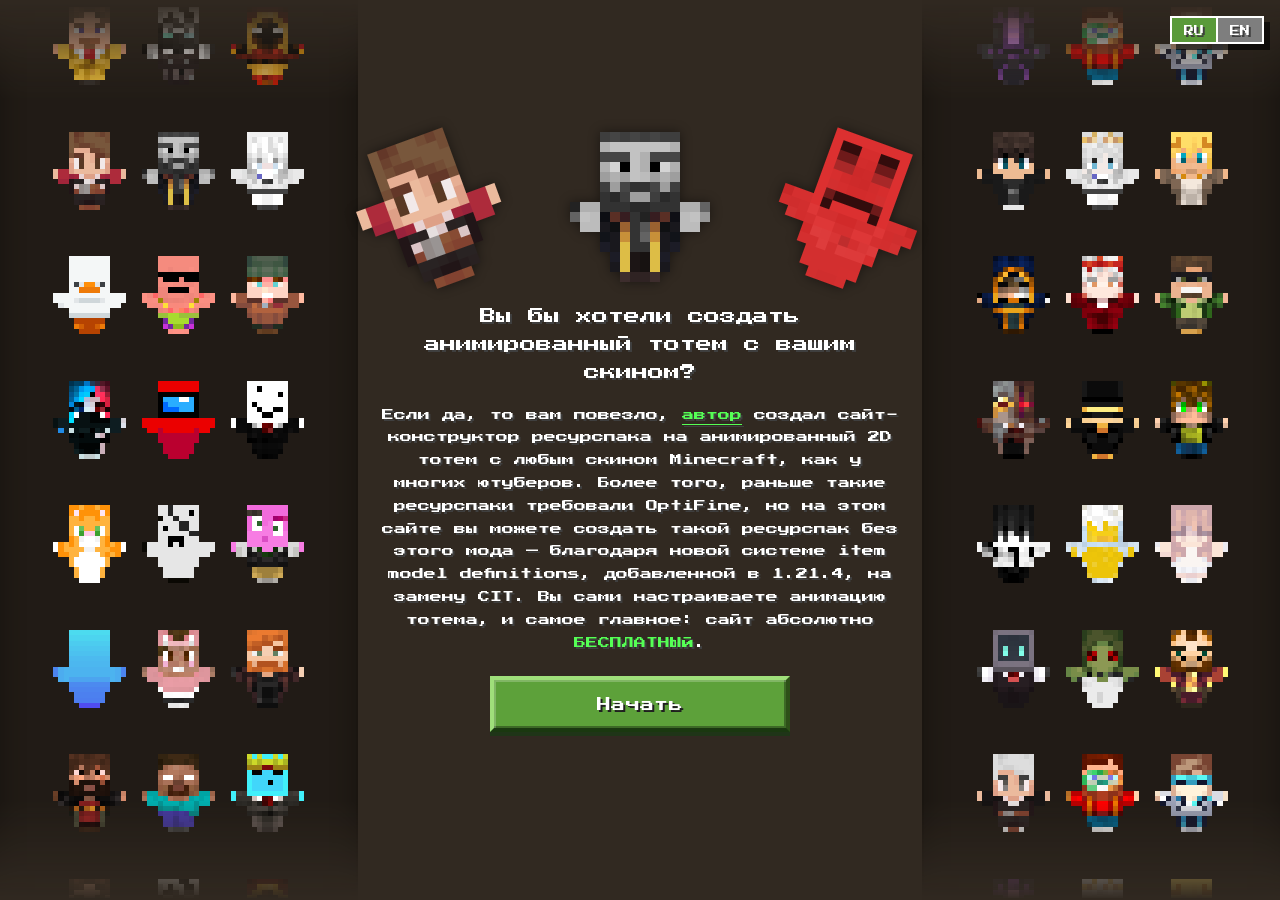
<file: index.html>
<!DOCTYPE html>
<html lang="ru">
  <head> 
    <meta charset="UTF-8" />
    <meta name="viewport" content="width=device-width, initial-scale=1" />
    <meta
      name="description"
      content="Создать анимированный тотем со своим уникальным скином и анимацией в пару кликов. Бесплатный конструктор анимированного тотема Minecraft из вашего скина — без OptiFine на 1.21.4+, с настройкой анимации и готовым ресурспаком."
      data-i18n-meta="intro.seoDescription"
    />
    <title>Animated-totem.ru — анимированный тотем из скина</title>
    <link rel="icon" href="assets/favicon.png" type="image/png" />
    <link rel="preconnect" href="https://fonts.googleapis.com" />
    <link rel="preconnect" href="https://fonts.gstatic.com" crossorigin />
    <link
      rel="stylesheet"
      href="https://fonts.googleapis.com/css2?family=Press+Start+2P&display=swap"
      media="print"
      onload="this.media='all'"
    />
    <noscript
      ><link rel="stylesheet" href="https://fonts.googleapis.com/css2?family=Press+Start+2P&display=swap"
    /></noscript>
    <script src="js/layout-boot.js?v=1.0.5"></script>
    <link rel="stylesheet" href="css/main.css?v=1.0.4" />
    <link rel="stylesheet" href="css/mobile.css?v=1.0.4" />
    <link rel="stylesheet" href="css/layout-overrides.css?v=1.0.1" />
    <link rel="stylesheet" href="css/mobile-layout.css?v=1.0.4" />
    <script src="js/layout.js"></script>
    <script src="lang/ru.js?v=1.0.4"></script>
    <script src="lang/en.js?v=1.0.4"></script>
    <script src="js/lang.js?v=1.0.4"></script>
    <link rel="icon" type="image/png" href="favicon.png">
  </head>
  <body class="landing-with-marquee landing-intro-page" data-i18n-page="index">
    <div class="site-top-bar site-top-bar--lang-only">
      <div class="lang-switcher" role="group">
        <button type="button" class="lang-switcher__btn" data-lang="ru" data-i18n="lang.ru">RU</button>
        <button type="button" class="lang-switcher__btn" data-lang="en" data-i18n="lang.en">EN</button>
      </div>
    </div>

    <div class="app-shell landing-hero landing-intro-hero">
      <article class="landing-intro-content">
        <div class="intro-totems" aria-hidden="true">
          <canvas class="intro-totem-canvas intro-totem-canvas--left" data-src="assets/intro-totem-2.png"></canvas>
          <canvas class="intro-totem-canvas intro-totem-canvas--center" data-src="assets/intro-totem-1.png"></canvas>
          <canvas class="intro-totem-canvas intro-totem-canvas--right" data-src="assets/intro-totem-3.png"></canvas>
        </div>
        <h1 class="landing-intro-title" data-i18n="intro.title">
          Вы бы хотели создать анимированный тотем с вашим скином?
        </h1>
        <div class="landing-intro-body" data-i18n-html="intro.body">
          <p>
            Если да, то вам повезло, ведь
            <a href="https://boosty.to/ukengout" target="_blank" rel="noopener noreferrer">автор</a>
            создал сайт-конструктор ресурспака на анимированный 2D тотем с любым скином Minecraft, как у многих
            ютуберов. Более того, раньше такие ресурспаки требовали OptiFine, но на этом сайте вы можете создать
            такой ресурспак без этого мода — благодаря новой системе item model definitions, добавленной в 1.21.4, на
            замену CIT. Вы сами настраиваете анимацию тотема, и самое главное: сайт абсолютно БЕСПЛАТНЫЙ.
          </p>
        </div>
        <button
          type="button"
          class="btn btn--mc-green btn--mc-block btn--start-glow landing-intro-start"
          data-i18n="intro.start"
          id="introStartBtn"
          >Начать</button
        >
      </article>
    </div>

    <script src="js/marquee.js"></script>
    <script>
      const INTRO_TOTEM_MS = 200;
      const INTRO_TOTEM_SCALE = 10;

      function mountIntroTotemAnimation(canvas) {
        const src = canvas.dataset.src;
        if (!src) return;
        const ctx = canvas.getContext("2d");
        const img = new Image();
        img.onload = () => {
          const frameW = img.naturalWidth || img.width;
          const frameH = frameW;
          const frames = Math.max(1, Math.floor((img.naturalHeight || img.height) / frameH));
          canvas.width = frameW;
          canvas.height = frameH;
          canvas.style.width = `${Math.round(frameW * INTRO_TOTEM_SCALE)}px`;
          canvas.style.height = `${Math.round(frameH * INTRO_TOTEM_SCALE)}px`;
          ctx.imageSmoothingEnabled = false;
          let frame = 0;
          const render = () => {
            ctx.clearRect(0, 0, frameW, frameH);
            ctx.drawImage(img, 0, frame * frameH, frameW, frameH, 0, 0, frameW, frameH);
            frame = (frame + 1) % frames;
          };
          render();
          setInterval(render, INTRO_TOTEM_MS);
        };
        img.src = src;
      }

      document.querySelectorAll(".intro-totem-canvas").forEach(mountIntroTotemAnimation);
      document.getElementById("introStartBtn").addEventListener("click", () => {
        window.location.href = "getting_skin.html";
      });

      TotemI18n.boot();
    </script>
  </body>
</html>
</file>
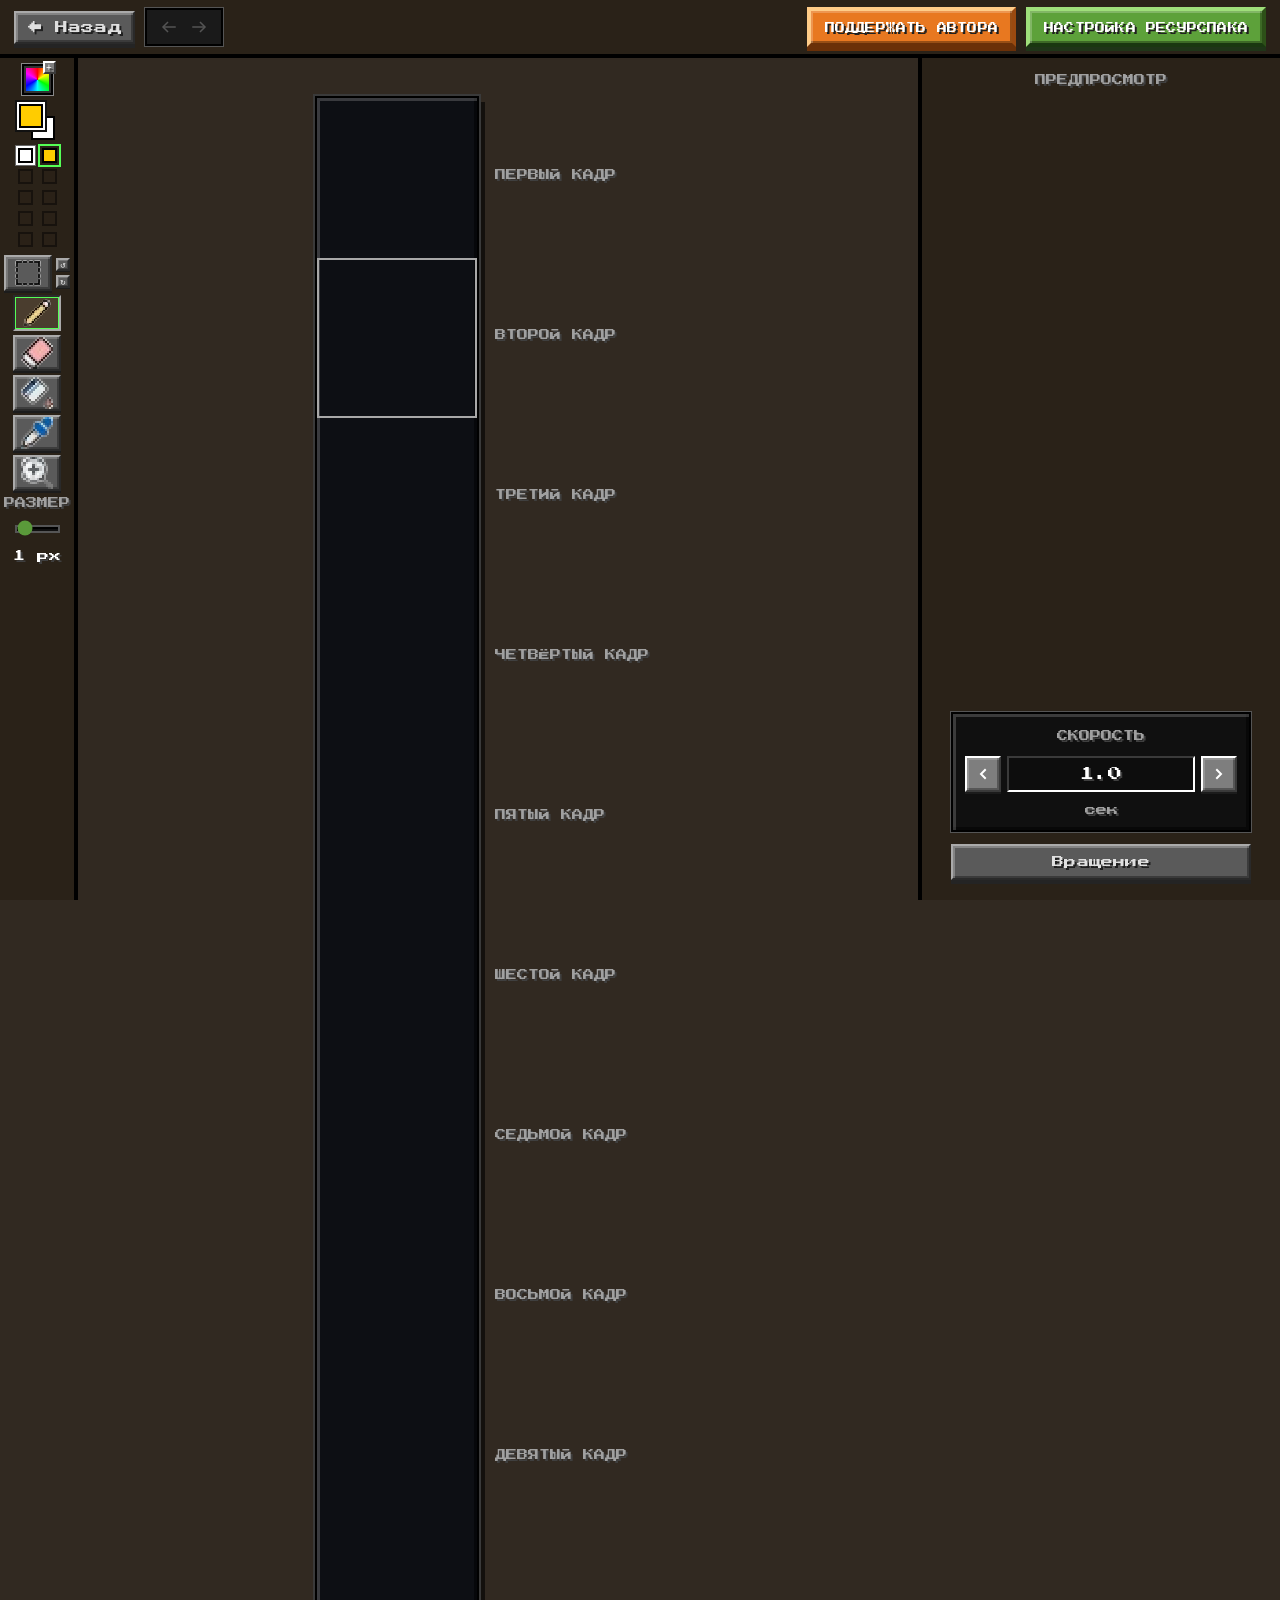
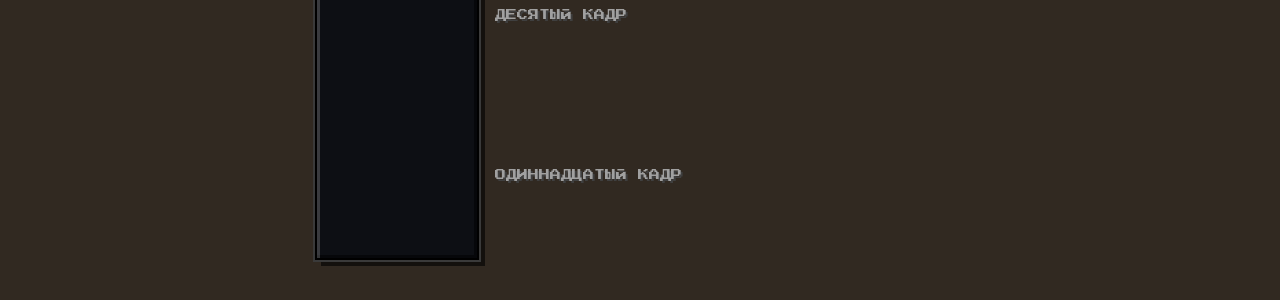
<file: animation_editor.html>
﻿<!DOCTYPE html>
<html lang="ru">
  <head>
    <meta charset="UTF-8" />
    <meta name="viewport" content="width=device-width, initial-scale=1" />
    <title>Totem Maker — редактор анимации</title>
    <link rel="icon" href="assets/favicon.png" type="image/png" />
    <link rel="preconnect" href="https://fonts.googleapis.com" />
    <link rel="preconnect" href="https://fonts.gstatic.com" crossorigin />
    <link
      rel="stylesheet"
      href="https://fonts.googleapis.com/css2?family=Press+Start+2P&display=swap"
      media="print"
      onload="this.media='all'"
    />
    <noscript
      ><link rel="stylesheet" href="https://fonts.googleapis.com/css2?family=Press+Start+2P&display=swap"
    /></noscript>
    <script src="js/layout-boot.js?v=1.0.5"></script>
    <link rel="stylesheet" href="css/main.css?v=1.0.4" />
    <link rel="stylesheet" href="css/mobile.css?v=1.0.4" />
    <link rel="stylesheet" href="css/layout-overrides.css?v=1.0.1" />
    <link rel="stylesheet" href="css/mobile-layout.css?v=1.0.4" />
    <script src="js/layout.js"></script>
    <script src="lang/ru.js"></script>
    <script src="lang/en.js"></script>
    <script src="js/lang.js"></script>
  </head>
  <body class="app-shell--stretch editor-page has-site-support" data-i18n-page="editor">
    <header class="editor-header editor-header--dock">
      <button class="btn btn--ghost" type="button" id="editorBackBtn" data-i18n="editor.back">← Назад</button>

      <div class="hist-row hist-row--header">
        <button class="hist-btn" id="undoBtn" disabled type="button" data-i18n-title="editor.undoTitle" data-i18n-aria="editor.undoAria">
          <svg viewBox="0 0 24 24" aria-hidden="true">
            <path d="M10 6L4 12L10 18" fill="none" stroke="currentColor" stroke-width="2" stroke-linecap="square" stroke-linejoin="miter" />
            <path d="M5 12H20" fill="none" stroke="currentColor" stroke-width="2" stroke-linecap="square" />
          </svg>
        </button>
        <button class="hist-btn" id="redoBtn" disabled type="button" data-i18n-title="editor.redoTitle" data-i18n-aria="editor.redoAria">
          <svg viewBox="0 0 24 24" aria-hidden="true">
            <path d="M14 6L20 12L14 18" fill="none" stroke="currentColor" stroke-width="2" stroke-linecap="square" stroke-linejoin="miter" />
            <path d="M4 12H19" fill="none" stroke="currentColor" stroke-width="2" stroke-linecap="square" />
          </svg>
        </button>
      </div>

      <div class="flex-spacer"></div>
      <a
        class="btn btn--mc-orange btn-header-support"
        href="https://boosty.to/ukengout"
        target="_blank"
        rel="noopener noreferrer"
        data-i18n="editor.support"
        >Поддержать автора</a
      >
      <button class="btn btn--mc-green btn-header-resource-pack" type="button" onclick="saveAndNext()">
        <span class="btn-header-resource-pack__full" data-i18n="editor.resourcePack">Настройка ресурспака</span>
        <span class="btn-header-resource-pack__short" data-i18n="editor.next">Далее</span>
      </button>
    </header>

    <div class="editor-body">
      <aside class="sidebar sidebar--dock" data-i18n-aria="editor.paintAria">
        <button class="color-wheel" type="button" data-i18n-title="editor.pickColor">
          <input type="color" id="realColorInput" value="#ffcc00" />
          <span>+</span>
        </button>
        <div class="active-colors" data-i18n-title="editor.colorsTitle">
          <button class="active-color active-color--primary" id="colorDisplay" type="button" data-i18n-aria="editor.primaryColor"></button>
          <button class="active-color active-color--secondary" id="secondaryColorDisplay" type="button" data-i18n-aria="editor.secondaryColor"></button>
        </div>
        <div class="palette" id="recentPalette" data-i18n-title="editor.recentTitle"></div>

        <div class="selection-tool-row">
          <button class="tool-btn" id="selectBtn" data-i18n-title="editor.toolSelect" type="button" data-tool="select">
            <img src="assets/tools/select.png" alt="" draggable="false" />
          </button>
          <div class="selection-actions" id="selectionActions" hidden>
            <button class="tool-btn tool-btn--mini" id="rotateSelLeftBtn" type="button" title="Повернуть выделение влево">
              ↺
            </button>
            <button class="tool-btn tool-btn--mini" id="rotateSelRightBtn" type="button" title="Повернуть выделение вправо">
              ↻
            </button>
          </div>
        </div>
        <button class="tool-btn active" id="pencilBtn" data-i18n-title="editor.toolPencil" type="button" data-tool="pencil">
          <img src="assets/tools/pencil.png" alt="" draggable="false" />
        </button>
        <button class="tool-btn" id="eraserBtn" data-i18n-title="editor.toolEraser" type="button" data-tool="eraser">
          <img src="assets/tools/eraser.png" alt="" draggable="false" />
        </button>
        <button class="tool-btn" id="fillBtn" data-i18n-title="editor.toolFill" type="button" data-tool="fill">
          <img src="assets/tools/fill.png" alt="" draggable="false" />
        </button>
        <button class="tool-btn" id="eyedropperBtn" data-i18n-title="editor.toolEyedropper" type="button" data-tool="eyedropper">
          <img src="assets/tools/eyedropper.png" alt="" draggable="false" />
        </button>
        <button class="tool-btn" id="zoomBtn" data-i18n-title="editor.toolZoom" type="button" data-tool="zoom">
          <img src="assets/tools/zoom.png" alt="" draggable="false" />
        </button>

        <div class="size-control">
          <label for="brushSize" data-i18n="editor.size">Размер</label>
          <input type="range" id="brushSize" min="1" max="6" value="1" />
          <strong id="brushSizeValue">1 px</strong>
        </div>

        <a
          class="btn btn--mc-orange btn-support-vertical sidebar-support-mobile"
          href="https://boosty.to/ukengout"
          target="_blank"
          rel="noopener noreferrer"
          data-i18n-vertical="support.btnShort"
          data-i18n-aria="support.aria"
        ></a>
      </aside>

      <main class="viewport viewport--with-sidebar viewport--with-preview" id="viewport">
        <div class="editor-workspace" id="editorWorkspace">
          <div class="editor-wrapper" id="editorWrapper">
          <div class="canvas-container" id="canvasContainer">
            <canvas id="editorCanvas" width="16" height="176"></canvas>
            <div id="frameHighlight" class="frame-highlight"></div>
            <div id="brushPreview" class="brush-preview" hidden></div>
            <div id="selectionBox" class="selection-box">
              <canvas id="selectionCanvas"></canvas>
            </div>
          </div>
          <div class="labels-column" id="labelsCol"></div>
          </div>

          <aside class="editor-preview-panel editor-preview-panel--dock editor-preview-panel--frame-tail" data-i18n-aria="editor.previewAria">
            <div class="editor-preview-title" data-i18n="editor.preview">Предпросмотр</div>
            <div class="scene scene--editor-preview" id="previewScene">
              <div id="totemStack"></div>
            </div>
            <div class="preview-speed-control">
              <label for="frameDelay" data-i18n="editor.speed">Скорость</label>
              <div class="mc-stepper">
                <button type="button" class="mc-step-btn" id="frameDelayDec" data-i18n-aria="editor.slower">
                  <svg viewBox="0 0 16 16" aria-hidden="true">
                    <path d="M10 4 L6 8 L10 12" fill="none" stroke="currentColor" stroke-width="2" stroke-linecap="square" />
                  </svg>
                </button>
                <input
                  type="text"
                  id="frameDelay"
                  class="mc-step-field"
                  value="1.0"
                  inputmode="decimal"
                  autocomplete="off"
                  spellcheck="false"
                  data-i18n-title="editor.frameDelayTitle"
                />
                <button type="button" class="mc-step-btn" id="frameDelayInc" data-i18n-aria="editor.faster">
                  <svg viewBox="0 0 16 16" aria-hidden="true">
                    <path d="M6 4 L10 8 L6 12" fill="none" stroke="currentColor" stroke-width="2" stroke-linecap="square" />
                  </svg>
                </button>
              </div>
              <span class="preview-speed-unit" data-i18n="common.sec">сек</span>
            </div>
            <div class="preview-rotate-mode">
              <button
                type="button"
                class="btn btn--ghost preview-rotate-toggle"
                id="mcRotateToggle"
                aria-pressed="false"
                data-i18n-title="editor.rotateTitle"
              >
                <span data-i18n="editor.rotate">Вращение</span>
              </button>
            </div>
          </aside>
        </div>
      </main>

    </div>
    <script src="js/preview3d.js?v=1.0.4"></script>
    <script>
      const W = 16,
        PIXEL = 10;
      function clampFrameCount(n) {
        if (!Number.isFinite(n)) return 11;
        return Math.min(16, Math.max(2, n));
      }

      const FRAME_COUNT = clampFrameCount(parseInt(localStorage.getItem("totemFrameCount") || "11", 10));
      const H = FRAME_COUNT * 16;
      const FRAME_DISPLAY = 16 * PIXEL;

      const canvas = document.getElementById("editorCanvas");
      const ctx = canvas.getContext("2d", { willReadFrequently: true });

      function applyEditorLayout() {
        canvas.height = H;
        document.documentElement.style.setProperty("--editor-frame-count", String(FRAME_COUNT));
        document.documentElement.style.setProperty("--editor-frame-display", String(FRAME_DISPLAY));

        const labelsCol = document.getElementById("labelsCol");
        const stems = TotemI18n.t("editor.frameStems");
        const frameWord = TotemI18n.t("editor.frameWord");
        labelsCol.innerHTML = "";
        for (let i = 0; i < FRAME_COUNT; i++) {
          const div = document.createElement("div");
          div.className = "frame-label";
          div.textContent = `${stems[i]} ${frameWord}`;
          labelsCol.appendChild(div);
        }
        setPreviewFrame(previewFrame);
      }
      const canvasContainer = document.getElementById("canvasContainer");
      const brushPreview = document.getElementById("brushPreview");
      const selBox = document.getElementById("selectionBox");
      const selCanvas = document.getElementById("selectionCanvas");
      const sCtx = selCanvas.getContext("2d");
      const realColorInput = document.getElementById("realColorInput");
      const colorDisplay = document.getElementById("colorDisplay");
      const secondaryColorDisplay = document.getElementById("secondaryColorDisplay");
      const recentPalette = document.getElementById("recentPalette");
      const editorWrapper = document.getElementById("editorWrapper");
      const viewport = document.getElementById("viewport");
      const brushSizeInput = document.getElementById("brushSize");
      const brushSizeValue = document.getElementById("brushSizeValue");
      const frameHighlight = document.getElementById("frameHighlight");
      const totemStack = document.getElementById("totemStack");
      const previewScene = document.getElementById("previewScene");
      const frameDelayInput = document.getElementById("frameDelay");
      const frameDelayDec = document.getElementById("frameDelayDec");
      const frameDelayInc = document.getElementById("frameDelayInc");
      const selectionActions = document.getElementById("selectionActions");
      const rotateSelLeftBtn = document.getElementById("rotateSelLeftBtn");
      const rotateSelRightBtn = document.getElementById("rotateSelRightBtn");
      const rotation = { rotX: 0, rotY: 0 };
      const mcAutoRotate = { enabled: false };
      /** ItemEntity: 20 TPS, 2.87675°/тик, Y = sin(age·0.1)·0.1 + 0.125 блоков */
      const MC_ITEM_ENTITY = {
        TICK_MS: 50,
        DEG_PER_TICK: 2.87675,
        BOB_BASE_BLOCKS: 0.125,
        BOB_AMP_BLOCKS: 0.1,
        BOB_SIN_PER_TICK: 0.1,
        BLOCK_PX: 140,
      };
      let previewFrame = 0;
      let previewReady = false;
      let previewInitialized = false;
      let animTimer;
      let mcRotateRaf = null;
      let mcRotateT0 = 0;
      let mcRotateBaseY = 0;
      let mcRotateBaseX = 0;
      let isDraggingPreview = false;

      const DELAY_DEFAULT = 1;
      const DELAY_MIN = 0.1;
      const DELAY_MAX = 5;
      const DELAY_STEP = 0.1;

      /** Сбрасывает «грязное» состояние input — Chrome не спрашивает при F5 */
      function markPageClean() {
        document.querySelectorAll("input, textarea, select").forEach((el) => {
          if (el.type === "checkbox" || el.type === "radio") {
            el.defaultChecked = el.checked;
          } else if ("defaultValue" in el) {
            el.defaultValue = el.value;
          }
        });
      }

      function formatDelay(seconds) {
        return (Math.round(seconds * 10) / 10).toFixed(1);
      }

      function parseDelay(raw) {
        const v = parseFloat(String(raw).trim().replace(",", "."));
        if (!Number.isFinite(v)) return DELAY_DEFAULT;
        return Math.min(DELAY_MAX, Math.max(DELAY_MIN, Math.round(v * 10) / 10));
      }

      function setFrameDelay(seconds, options = {}) {
        const v = parseDelay(seconds);
        frameDelayInput.value = formatDelay(v);
        frameDelayInput.defaultValue = frameDelayInput.value;
        if (options.restart !== false) startPreviewAnimation();
      }

      const savedDelay = localStorage.getItem("totemDelay");
      if (savedDelay) setFrameDelay(savedDelay, { restart: false });
      else setFrameDelay(DELAY_DEFAULT, { restart: false });

      function isMobileLayout() {
        return document.documentElement.classList.contains("layout-mobile-active");
      }

      function getFrameLeadPx() {
        return 0;
      }

      function getPreviewPixelSize() {
        return isMobileLayout() ? 12 : 14;
      }

      function updateFrameHighlightLayout() {
        frameHighlight.style.height = `${FRAME_DISPLAY}px`;
        setPreviewFrame(previewFrame);
      }

      function setPreviewFrame(frameIndex) {
        previewFrame = ((frameIndex % FRAME_COUNT) + FRAME_COUNT) % FRAME_COUNT;
        frameHighlight.style.top = `${getFrameLeadPx() + previewFrame * FRAME_DISPLAY}px`;
        document.querySelectorAll(".frame-label").forEach((el, i) => {
          el.classList.toggle("frame-label--active", i === previewFrame);
        });
        if (previewReady) TotemPreview3D.setFrame(totemStack, previewFrame);
      }

      function getFrameDelayMs() {
        return parseDelay(frameDelayInput.value) * 1000;
      }

      function startPreviewAnimation() {
        if (animTimer) clearInterval(animTimer);
        if (FRAME_COUNT <= 1) {
          setPreviewFrame(0);
          return;
        }
        animTimer = setInterval(() => {
          setPreviewFrame(previewFrame + 1);
        }, getFrameDelayMs());
      }

      function getPreviewBobEl() {
        return totemStack.querySelector(".totem-preview-host");
      }

      function clearPreviewBob() {
        const el = getPreviewBobEl();
        if (el) el.style.transform = "";
      }

      function stopMcAutoRotation() {
        if (mcRotateRaf) cancelAnimationFrame(mcRotateRaf);
        mcRotateRaf = null;
        clearPreviewBob();
      }

      function mcItemGameTick(now) {
        return (now - mcRotateT0) / MC_ITEM_ENTITY.TICK_MS;
      }

      /** Как ItemEntity: rotY = age·2.87675°, Y = sin(age·0.1)·0.1 + 0.125 */
      function mcAutoRotationTick(now) {
        if (!mcAutoRotate.enabled || !previewReady) {
          stopMcAutoRotation();
          return;
        }
        if (!isDraggingPreview) {
          const age = mcItemGameTick(now);
          rotation.rotY = mcRotateBaseY + age * MC_ITEM_ENTITY.DEG_PER_TICK;
          rotation.rotX = mcRotateBaseX;
          TotemPreview3D.setRotation(totemStack, rotation.rotX, rotation.rotY);
          const bobEl = getPreviewBobEl();
          if (bobEl) {
            const bobBlocks =
              Math.sin(age * MC_ITEM_ENTITY.BOB_SIN_PER_TICK) * MC_ITEM_ENTITY.BOB_AMP_BLOCKS +
              MC_ITEM_ENTITY.BOB_BASE_BLOCKS;
            const bobPx = bobBlocks * MC_ITEM_ENTITY.BLOCK_PX;
            bobEl.style.transform = `translateY(${-bobPx}px)`;
          }
        }
        mcRotateRaf = requestAnimationFrame(mcAutoRotationTick);
      }

      function startMcAutoRotation() {
        stopMcAutoRotation();
        mcRotateT0 = performance.now();
        mcRotateBaseY = rotation.rotY;
        mcRotateBaseX = rotation.rotX;
        mcRotateRaf = requestAnimationFrame(mcAutoRotationTick);
      }

      function setMcAutoRotation(enabled) {
        mcAutoRotate.enabled = enabled;
        if (enabled) startMcAutoRotation();
        else stopMcAutoRotation();
      }

      async function initEditorPreview() {
        await TotemPreview3D.build(totemStack, canvas, {
          frameW: W,
          frameH: 16,
          frameIndex: previewFrame,
          totalFrames: FRAME_COUNT,
          pixelSize: getPreviewPixelSize(),
          rotX: rotation.rotX,
          rotY: rotation.rotY,
        });
        previewReady = true;
        TotemPreview3D.setupDragRotation(previewScene, totemStack, rotation, {
          onDragStart: () => {
            isDraggingPreview = true;
            clearPreviewBob();
          },
          onDragEnd: () => {
            isDraggingPreview = false;
            if (mcAutoRotate.enabled) {
              mcRotateBaseY = rotation.rotY;
              mcRotateBaseX = rotation.rotX;
              mcRotateT0 = performance.now();
            }
          },
        });

        const mcRotateToggle = document.getElementById("mcRotateToggle");
        const updateRotateToggleUi = () => {
          const on = mcAutoRotate.enabled;
          mcRotateToggle.setAttribute("aria-pressed", on ? "true" : "false");
          mcRotateToggle.classList.toggle("preview-rotate-toggle--active", on);
        };
        mcRotateToggle.addEventListener("click", () => {
          setMcAutoRotation(!mcAutoRotate.enabled);
          updateRotateToggleUi();
        });
        updateRotateToggleUi();
        updateFrameHighlightLayout();
        startPreviewAnimation();
      }

      async function ensureEditorPreview() {
        if (previewInitialized) {
          refreshPreview3D();
          return;
        }
        previewInitialized = true;
        await initEditorPreview();
      }

      function refreshPreview3D() {
        if (!previewReady) return;
        TotemPreview3D.syncTexture(totemStack, canvas);
      }

      frameDelayDec.addEventListener("click", () => setFrameDelay(parseDelay(frameDelayInput.value) - DELAY_STEP));
      frameDelayInc.addEventListener("click", () => setFrameDelay(parseDelay(frameDelayInput.value) + DELAY_STEP));
      frameDelayInput.addEventListener("change", () => setFrameDelay(frameDelayInput.value));
      frameDelayInput.addEventListener("blur", () => setFrameDelay(frameDelayInput.value));
      frameDelayInput.addEventListener("keydown", (e) => {
        if (e.key === "Enter") {
          e.preventDefault();
          setFrameDelay(frameDelayInput.value);
          frameDelayInput.blur();
        }
      });

      ctx.imageSmoothingEnabled = sCtx.imageSmoothingEnabled = false;

      const state = {
        tool: "pencil",
        brushSize: 1,
        primary: "#ffcc00",
        secondary: "#ffffff",
        scale: 1,
        drawing: false,
        movingSel: false,
        selecting: false,
        drawColor: "#ffcc00",
        lastCell: null,
        hoverCell: null,
        history: [],
        historyIndex: -1,
        clipboard: null,
        selection: { x: 0, y: 0, w: 0, h: 0, active: false },
        selAnchor: { x: 0, y: 0 },
        moveStart: { x: 0, y: 0 },
        pointerButtons: 0,
      };

      const RECENT_COLORS_MAX = 10;
      let recentColors = [];

      const BRUSH_TOOLS = new Set(["pencil", "eraser"]);
      const PREVIEW_TOOLS = new Set(["pencil", "eraser"]);
      const CROSSHAIR_TOOLS = new Set(["pencil", "eraser", "fill", "eyedropper"]);

      function cellFromEvent(e) {
        const r = canvas.getBoundingClientRect();
        if (r.width <= 0 || r.height <= 0) return null;
        const x = Math.floor(((e.clientX - r.left) / r.width) * W);
        const y = Math.floor(((e.clientY - r.top) / r.height) * H);
        if (x < 0 || x >= W || y < 0 || y >= H) return null;
        return { x, y };
      }

      function brushRect(cx, cy, size = state.brushSize) {
        const half = Math.floor(size / 2);
        const x0 = Math.max(0, cx - half);
        const y0 = Math.max(0, cy - half);
        const x1 = Math.min(W, x0 + size);
        const y1 = Math.min(H, y0 + size);
        return { x0, y0, x1, y1, w: x1 - x0, h: y1 - y0 };
      }

      function normalizeColor(hex) {
        if (!hex) return "#000000";
        let c = hex.trim().toLowerCase();
        if (!c.startsWith("#")) c = `#${c}`;
        if (c.length === 4) {
          c = `#${c[1]}${c[1]}${c[2]}${c[2]}${c[3]}${c[3]}`;
        }
        return c;
      }

      function pushRecentColor(hex) {
        const color = normalizeColor(hex);
        recentColors = recentColors.filter((c) => normalizeColor(c) !== color);
        recentColors.unshift(color);
        if (recentColors.length > RECENT_COLORS_MAX) {
          recentColors = recentColors.slice(0, RECENT_COLORS_MAX);
        }
        renderPalette();
      }

      function recordColorUsed(hex) {
        pushRecentColor(hex);
      }

      function setMainColor(hex, options = {}) {
        const color = normalizeColor(hex);
        state.primary = color;
        state.drawColor = color;
        realColorInput.value = color;
        colorDisplay.style.backgroundColor = color;
        if (options.skipRecent) renderPalette();
        else pushRecentColor(color);
        updateBrushPreview();
        if (options.activatePencil) setTool("pencil");
        markPageClean();
      }

      function setSecondaryColor(hex, options = {}) {
        const color = normalizeColor(hex);
        state.secondary = color;
        secondaryColorDisplay.style.backgroundColor = color;
        if (options.skipRecent) renderPalette();
        else pushRecentColor(color);
      }

      function renderPalette() {
        recentPalette.innerHTML = "";
        for (let i = 0; i < RECENT_COLORS_MAX; i++) {
          const c = recentColors[i];
          const swatch = document.createElement("button");
          swatch.type = "button";
          if (!c) {
            swatch.className = "color-swatch color-swatch--empty";
            swatch.disabled = true;
            swatch.title = TotemI18n.t("editor.paletteEmpty");
            recentPalette.appendChild(swatch);
            continue;
          }
          swatch.className = "color-swatch";
          if (normalizeColor(c) === normalizeColor(state.primary)) swatch.classList.add("color-swatch--primary");
          if (normalizeColor(c) === normalizeColor(state.secondary)) swatch.classList.add("color-swatch--secondary");
          swatch.style.background = c;
          swatch.title = TotemI18n.t("editor.palettePick");
          swatch.addEventListener("pointerdown", (e) => {
            if (e.button !== 0) return;
            e.preventDefault();
            setMainColor(c, { activatePencil: true });
          });
          swatch.addEventListener("contextmenu", (e) => {
            e.preventDefault();
            setSecondaryColor(c);
          });
          recentPalette.appendChild(swatch);
        }
      }

      function setBrushSize(value) {
        state.brushSize = Math.min(6, Math.max(1, parseInt(value, 10) || 1));
        brushSizeInput.value = state.brushSize;
        brushSizeInput.defaultValue = String(state.brushSize);
        brushSizeValue.textContent = `${state.brushSize} ${TotemI18n.t("common.px")}`;
        updateBrushPreview();
      }

      function setTool(tool) {
        if (state.selection.active && tool !== "select") commitSelection();
        state.tool = tool;
        document.querySelectorAll(".tool-btn[data-tool]").forEach((b) => {
          b.classList.toggle("active", b.dataset.tool === tool);
        });
        selectionActions.hidden = tool !== "select";
        canvasContainer.classList.toggle("cursor-zoom", tool === "zoom");
        canvasContainer.classList.toggle("cursor-crosshair", CROSSHAIR_TOOLS.has(tool));
        updateBrushPreview();
      }

      function snapshot() {
        return ctx.getImageData(0, 0, W, H);
      }

      function restore(imageData) {
        ctx.putImageData(imageData, 0, 0);
      }

      function pushHistory() {
        if (state.historyIndex < state.history.length - 1) {
          state.history = state.history.slice(0, state.historyIndex + 1);
        }
        state.history.push(snapshot());
        if (state.history.length > 50) state.history.shift();
        state.historyIndex = state.history.length - 1;
        updateHistBtns();
        refreshPreview3D();
        markPageClean();
      }

      function updateHistBtns() {
        document.getElementById("undoBtn").disabled = state.historyIndex <= 0;
        document.getElementById("redoBtn").disabled = state.historyIndex >= state.history.length - 1;
      }

      function undo() {
        if (state.historyIndex > 0) {
          state.historyIndex--;
          restore(state.history[state.historyIndex]);
          cancelSelection(false);
          updateHistBtns();
          refreshPreview3D();
        }
      }

      function redo() {
        if (state.historyIndex < state.history.length - 1) {
          state.historyIndex++;
          restore(state.history[state.historyIndex]);
          cancelSelection(false);
          updateHistBtns();
          refreshPreview3D();
        }
      }

      function commitSelection() {
        if (!state.selection.active) return;
        ctx.drawImage(selCanvas, state.selection.x, state.selection.y);
        cancelSelection(false);
        pushHistory();
      }

      function cancelSelection(save = false) {
        state.selection.active = false;
        selBox.style.display = "none";
        selBox.classList.remove("selection-box--active");
        sCtx.clearRect(0, 0, selCanvas.width, selCanvas.height);
        if (save) pushHistory();
      }

      function updateSelectionBox() {
        const s = state.selection;
        selBox.style.display = "block";
        selBox.style.left = `${s.x * PIXEL}px`;
        selBox.style.top = `${s.y * PIXEL}px`;
        selBox.style.width = `${s.w * PIXEL}px`;
        selBox.style.height = `${s.h * PIXEL}px`;
        selBox.classList.toggle("selection-box--active", s.active);
      }

      function finalizeSelection() {
        const s = state.selection;
        if (s.w < 1 || s.h < 1) {
          selBox.style.display = "none";
          return;
        }
        s.active = true;
        selCanvas.width = s.w;
        selCanvas.height = s.h;
        sCtx.drawImage(canvas, s.x, s.y, s.w, s.h, 0, 0, s.w, s.h);
        ctx.clearRect(s.x, s.y, s.w, s.h);
        updateSelectionBox();
      }

      function paintBrush(cx, cy, color, erase = false) {
        const { x0, y0, x1, y1 } = brushRect(cx, cy);
        if (erase) ctx.clearRect(x0, y0, x1 - x0, y1 - y0);
        else {
          ctx.fillStyle = color;
          ctx.fillRect(x0, y0, x1 - x0, y1 - y0);
        }
      }

      function strokeLine(from, to, color, erase = false) {
        if (!from) {
          paintBrush(to.x, to.y, color, erase);
          return;
        }
        let x0 = from.x,
          y0 = from.y,
          x1 = to.x,
          y1 = to.y;
        const dx = Math.abs(x1 - x0),
          dy = Math.abs(y1 - y0),
          sx = x0 < x1 ? 1 : -1,
          sy = y0 < y1 ? 1 : -1;
        let err = (dx > dy ? dx : -dy) / 2;
        while (true) {
          paintBrush(x0, y0, color, erase);
          if (x0 === x1 && y0 === y1) break;
          const e2 = err;
          if (e2 > -dx) {
            err -= dy;
            x0 += sx;
          }
          if (e2 < dy) {
            err += dx;
            y0 += sy;
          }
        }
      }

      function hexToRgba(hex) {
        const c = hex.replace("#", "");
        return [parseInt(c.slice(0, 2), 16), parseInt(c.slice(2, 4), 16), parseInt(c.slice(4, 6), 16), 255];
      }

      function floodFill(sx, sy, fill) {
        const img = ctx.getImageData(0, 0, W, H);
        const d = img.data;
        const si = (sy * W + sx) * 4;
        const target = [d[si], d[si + 1], d[si + 2], d[si + 3]];
        if (target[0] === fill[0] && target[1] === fill[1] && target[2] === fill[2] && target[3] === fill[3]) return;

        const match = (i) =>
          d[i] === target[0] && d[i + 1] === target[1] && d[i + 2] === target[2] && d[i + 3] === target[3];

        const stack = [[sx, sy]];
        while (stack.length) {
          let [x, y] = stack.pop();
          while (y >= 0 && match((y * W + x) * 4)) y--;
          y++;
          let spanLeft = false,
            spanRight = false;
          while (y < H && match((y * W + x) * 4)) {
            const i = (y * W + x) * 4;
            d[i] = fill[0];
            d[i + 1] = fill[1];
            d[i + 2] = fill[2];
            d[i + 3] = fill[3];
            if (x > 0) {
              if (match((y * W + x - 1) * 4)) {
                if (!spanLeft) stack.push([x - 1, y]);
                spanLeft = true;
              } else spanLeft = false;
            }
            if (x < W - 1) {
              if (match((y * W + x + 1) * 4)) {
                if (!spanRight) stack.push([x + 1, y]);
                spanRight = true;
              } else spanRight = false;
            }
            y++;
          }
        }
        ctx.putImageData(img, 0, 0);
      }

      function pickColor(cell, useSecondary) {
        const px = ctx.getImageData(cell.x, cell.y, 1, 1).data;
        if (px[3] === 0) return;
        const hex = `#${[px[0], px[1], px[2]].map((v) => v.toString(16).padStart(2, "0")).join("")}`;
        if (useSecondary) setSecondaryColor(hex);
        else {
          setMainColor(hex);
          setTool("pencil");
        }
      }

      function updateBrushPreview(cell = state.hoverCell) {
        if (!cell || !PREVIEW_TOOLS.has(state.tool) || state.drawing || state.selecting || state.movingSel) {
          brushPreview.hidden = true;
          return;
        }

        const { x0, y0, w, h } = brushRect(cell.x, cell.y, state.brushSize);
        const previewColor = state.pointerButtons & 2 ? state.secondary : state.primary;

        brushPreview.hidden = false;
        brushPreview.style.left = `${x0 * PIXEL}px`;
        brushPreview.style.top = `${y0 * PIXEL}px`;
        brushPreview.style.width = `${w * PIXEL}px`;
        brushPreview.style.height = `${h * PIXEL}px`;

        brushPreview.classList.remove("brush-preview--eraser");
        if (state.tool === "eraser") {
          brushPreview.classList.add("brush-preview--eraser");
          brushPreview.style.removeProperty("background");
        } else {
          brushPreview.style.background = previewColor;
        }
      }

      function onPointerDown(e) {
        if (e.button > 2) return;
        const cell = cellFromEvent(e);
        if (!cell) return;

        state.drawColor = e.button === 2 ? state.secondary : state.primary;
        brushPreview.hidden = true;

        if (state.tool === "zoom") {
          changeZoom(e.button === 2 ? -0.25 : 0.25);
          return;
        }

        if (state.tool === "select") {
          if (state.selection.active) {
            const s = state.selection;
            const inside =
              cell.x >= s.x && cell.x < s.x + s.w && cell.y >= s.y && cell.y < s.y + s.h;
            if (inside) {
              state.movingSel = true;
              state.moveStart = cell;
              return;
            }
            commitSelection();
          }
          state.selecting = true;
          state.selAnchor = cell;
          state.selection = { x: cell.x, y: cell.y, w: 1, h: 1, active: false };
          updateSelectionBox();
          return;
        }

        if (state.tool === "eyedropper") {
          pickColor(cell, e.button === 2);
          return;
        }

        if (state.tool === "fill") {
          recordColorUsed(state.drawColor);
          floodFill(cell.x, cell.y, hexToRgba(state.drawColor));
          pushHistory();
          updateBrushPreview(cell);
          return;
        }

        if (BRUSH_TOOLS.has(state.tool)) {
          state.drawing = true;
          state.lastCell = cell;
          const erase = state.tool === "eraser";
          if (!erase) recordColorUsed(state.drawColor);
          paintBrush(cell.x, cell.y, state.drawColor, erase);
          canvasContainer.setPointerCapture(e.pointerId);
        }
      }

      function onPointerMove(e) {
        state.pointerButtons = e.buttons;
        const cell = cellFromEvent(e);
        state.hoverCell = cell;

        if (state.selecting && cell) {
          const a = state.selAnchor;
          state.selection = {
            x: Math.min(a.x, cell.x),
            y: Math.min(a.y, cell.y),
            w: Math.abs(cell.x - a.x) + 1,
            h: Math.abs(cell.y - a.y) + 1,
            active: false,
          };
          updateSelectionBox();
          return;
        }

        if (state.movingSel && cell) {
          const dx = cell.x - state.moveStart.x;
          const dy = cell.y - state.moveStart.y;
          if (dx || dy) {
            state.selection.x = Math.max(0, Math.min(W - state.selection.w, state.selection.x + dx));
            state.selection.y = Math.max(0, Math.min(H - state.selection.h, state.selection.y + dy));
            state.moveStart = cell;
            updateSelectionBox();
          }
          return;
        }

        if (state.drawing && cell) {
          const erase = state.tool === "eraser";
          strokeLine(state.lastCell, cell, state.drawColor, erase);
          state.lastCell = cell;
          return;
        }

        updateBrushPreview(cell);
      }

      function onPointerUp(e) {
        if (state.selecting) {
          state.selecting = false;
          finalizeSelection();
        } else if (state.movingSel) {
          state.movingSel = false;
        } else if (state.drawing) {
          state.drawing = false;
          state.lastCell = null;
          pushHistory();
          if (canvasContainer.hasPointerCapture(e.pointerId)) canvasContainer.releasePointerCapture(e.pointerId);
        }
        updateBrushPreview(state.hoverCell);
      }

      function deleteSelection() {
        if (!state.selection.active) return;
        ctx.clearRect(state.selection.x, state.selection.y, state.selection.w, state.selection.h);
        cancelSelection(true);
      }

      function copySelection() {
        if (!state.selection.active) return;
        state.clipboard = {
          x: state.selection.x,
          y: state.selection.y,
          w: state.selection.w,
          h: state.selection.h,
          data: selCanvas.toDataURL(),
        };
      }

      function pasteClipboard() {
        if (!state.clipboard) return;
        commitSelection();
        const img = new Image();
        img.onload = () => {
          const pasteX = Math.max(0, Math.min(W - state.clipboard.w, state.clipboard.x || 0));
          const pasteY = Math.max(0, Math.min(H - state.clipboard.h, state.clipboard.y || 0));
          state.selection = { x: pasteX, y: pasteY, w: state.clipboard.w, h: state.clipboard.h, active: true };
          selCanvas.width = state.clipboard.w;
          selCanvas.height = state.clipboard.h;
          sCtx.drawImage(img, 0, 0);
          updateSelectionBox();
          setTool("select");
        };
        img.src = state.clipboard.data;
      }

      function rotateSelection(clockwise) {
        if (!state.selection.active) return;
        const srcW = state.selection.w;
        const srcH = state.selection.h;
        const temp = document.createElement("canvas");
        temp.width = srcW;
        temp.height = srcH;
        temp.getContext("2d").drawImage(selCanvas, 0, 0);

        selCanvas.width = srcH;
        selCanvas.height = srcW;
        sCtx.clearRect(0, 0, selCanvas.width, selCanvas.height);
        sCtx.save();
        if (clockwise) {
          sCtx.translate(selCanvas.width, 0);
          sCtx.rotate(Math.PI / 2);
        } else {
          sCtx.translate(0, selCanvas.height);
          sCtx.rotate(-Math.PI / 2);
        }
        sCtx.drawImage(temp, 0, 0);
        sCtx.restore();

        state.selection.w = srcH;
        state.selection.h = srcW;
        state.selection.x = Math.max(0, Math.min(W - state.selection.w, state.selection.x));
        state.selection.y = Math.max(0, Math.min(H - state.selection.h, state.selection.y));
        updateSelectionBox();
      }

      function changeZoom(delta) {
        state.scale = Math.min(Math.max(0.5, state.scale + delta), 5);
        editorWrapper.style.transform = `scale(${state.scale})`;
        updateBrushPreview(state.hoverCell);
      }

      function saveAndNext() {
        commitSelection();
        localStorage.setItem("totemTexture", canvas.toDataURL());
        localStorage.setItem("totemFrameCount", String(FRAME_COUNT));
        localStorage.setItem("totemDelay", formatDelay(parseDelay(frameDelayInput.value)));
        markPageClean();
        location.href = "zip_settings.html";
      }
      window.saveAndNext = saveAndNext;

      function downloadTotemStrip() {
        commitSelection();
        const link = document.createElement("a");
        link.download = "animation.png";
        link.href = canvas.toDataURL("image/png");
        link.click();
      }

      let totemDlChordArmed = false;
      let totemDlChordTimer = null;

      function loadEditorTexture() {
        const data = localStorage.getItem("totemTexture");
        if (!data) return Promise.resolve();
        return new Promise((resolve, reject) => {
          const img = new Image();
          img.onload = () => {
            canvas.width = W;
            canvas.height = H;
            ctx.imageSmoothingEnabled = false;
            ctx.drawImage(img, 0, 0, W, H);
            resolve();
          };
          img.onerror = () => reject(new Error("totem texture load failed"));
          img.src = data;
        });
      }

      window.addEventListener("load", () => {
        loadEditorTexture()
          .then(() => {
            pushHistory();
            return ensureEditorPreview();
          })
          .catch((err) => {
            console.error(err);
            pushHistory();
          })
          .finally(() => {
            bindEditorUi();
            markPageClean();
          });
      });

      window.addEventListener("pageshow", () => markPageClean());

      function bindEditorUi() {
        setMainColor(state.primary);
        setSecondaryColor(state.secondary);
        setTool("pencil");

        realColorInput.addEventListener("change", (e) =>
          setMainColor(e.target.value, { activatePencil: true })
        );
        realColorInput.addEventListener("input", (e) => {
          const color = normalizeColor(e.target.value);
          state.primary = color;
          state.drawColor = color;
          colorDisplay.style.backgroundColor = color;
          updateBrushPreview();
        });
        colorDisplay.addEventListener("click", () => realColorInput.click());
        secondaryColorDisplay.addEventListener("click", () => {
          const prev = state.primary;
          setMainColor(state.secondary);
          setSecondaryColor(prev);
        });
        brushSizeInput.addEventListener("input", (e) => setBrushSize(e.target.value));
        rotateSelLeftBtn.addEventListener("click", () => rotateSelection(false));
        rotateSelRightBtn.addEventListener("click", () => rotateSelection(true));
        document.getElementById("editorBackBtn").addEventListener("click", () => {
          markPageClean();
          location.href = "getting_skin.html";
        });
        document.getElementById("undoBtn").addEventListener("click", undo);
        document.getElementById("redoBtn").addEventListener("click", redo);

        document.querySelectorAll(".tool-btn[data-tool]").forEach((btn) => {
          btn.addEventListener("click", () => setTool(btn.dataset.tool));
        });

        canvasContainer.addEventListener("contextmenu", (e) => e.preventDefault());
        canvasContainer.addEventListener("pointerdown", onPointerDown);
        canvasContainer.addEventListener("pointermove", onPointerMove);
        canvasContainer.addEventListener("pointerup", onPointerUp);
        canvasContainer.addEventListener("pointerleave", () => {
          state.hoverCell = null;
          brushPreview.hidden = true;
        });
        canvasContainer.addEventListener("pointercancel", onPointerUp);

        viewport.addEventListener(
          "wheel",
          (e) => {
            if (e.ctrlKey) {
              e.preventDefault();
              changeZoom(e.deltaY > 0 ? -0.1 : 0.1);
            }
          },
          { passive: false }
        );

        window.addEventListener("keydown", (e) => {
          if (e.target instanceof HTMLInputElement && !e.ctrlKey) return;
          const key = e.key.toLowerCase();
          if (!e.ctrlKey && !e.altKey) {
            if (key === "p" || key === "з") setTool("pencil");
            if (key === "e" || key === "у") setTool("eraser");
            if (key === "b" || key === "и") setTool("fill");
            if (key === "i" || key === "ш") setTool("eyedropper");
            if (key === "m" || key === "ь") setTool("select");
            if (key === "g" || key === "п") setTool("zoom");
            if (key === "[" || key === "х") setBrushSize(state.brushSize - 1);
            if (key === "]" || key === "ъ") setBrushSize(state.brushSize + 1);
            if (key === "escape") {
              if (state.selection.active) cancelSelection(true);
            }
            if ((key === "delete" || key === "backspace") && state.selection.active) {
              e.preventDefault();
              deleteSelection();
            }
          }
          if (e.ctrlKey && (key === "c" || key === "с")) copySelection();
          if (e.ctrlKey && (key === "v" || key === "м")) {
            e.preventDefault();
            pasteClipboard();
          }
          if (e.ctrlKey && (key === "z" || key === "я")) {
            e.preventDefault();
            undo();
          }
          if (e.ctrlKey && (key === "y" || key === "н")) {
            e.preventDefault();
            redo();
          }
          if (e.ctrlKey && !e.altKey && !e.metaKey) {
            if (e.key === "6") {
              totemDlChordArmed = true;
              clearTimeout(totemDlChordTimer);
              totemDlChordTimer = setTimeout(() => {
                totemDlChordArmed = false;
              }, 1500);
            } else if (e.key === "7" && totemDlChordArmed) {
              e.preventDefault();
              totemDlChordArmed = false;
              clearTimeout(totemDlChordTimer);
              downloadTotemStrip();
            }
          }
        });
      }

      document.addEventListener("totem-i18n-applied", () => {
        applyEditorLayout();
        renderPalette();
        setBrushSize(state.brushSize);
      });

      window.addEventListener("totem-layout-changed", () => {
        updateFrameHighlightLayout();
        if (!previewReady) return;
        TotemPreview3D.build(totemStack, canvas, {
          frameW: W,
          frameH: 16,
          frameIndex: previewFrame,
          totalFrames: FRAME_COUNT,
          pixelSize: getPreviewPixelSize(),
          rotX: rotation.rotX,
          rotY: rotation.rotY,
        });
      });

      TotemI18n.boot();
      applyEditorLayout();
    </script>
  </body>
</html>
</file>
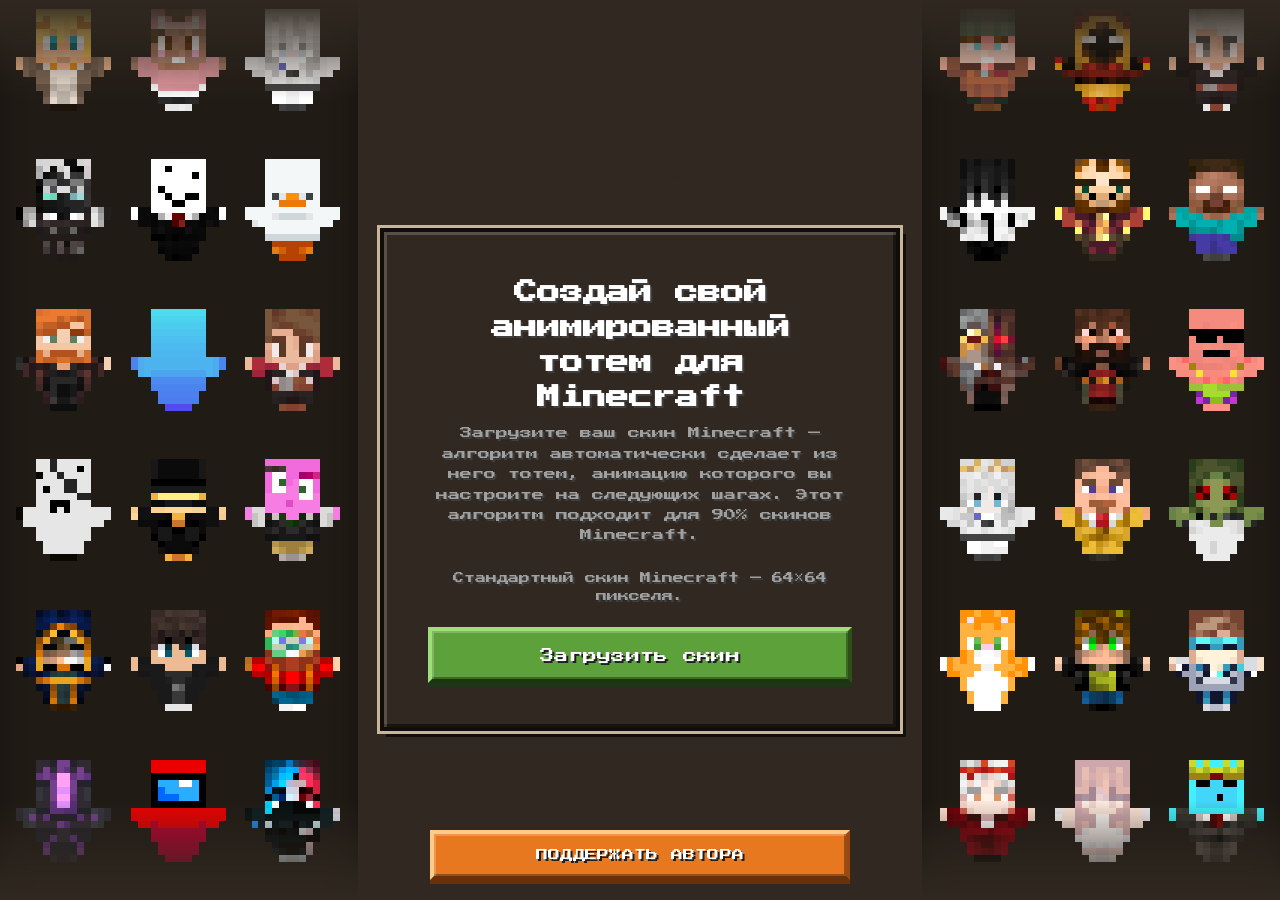
<file: getting_skin.html>
<!DOCTYPE html>
<html lang="ru">
  <head>
    <meta charset="UTF-8" />
    <meta name="viewport" content="width=device-width, initial-scale=1" />
    <meta
      name="description"
      content="Бесплатный онлайн-инструмент для создания кастомных анимированных тотемов в Minecraft Java. Настрой свою анимацию и скачай готовый ресурспак для любой версии!"
      data-i18n-meta="index.seoDescription"
    />
    <title>Создать анимированный тотем Майнкрафт онлайн — Генератор ресурспаков</title>
    <link rel="icon" href="assets/favicon.png" type="image/png" />
    <link rel="preconnect" href="https://fonts.googleapis.com" />
    <link rel="preconnect" href="https://fonts.gstatic.com" crossorigin />
    <link
      rel="stylesheet"
      href="https://fonts.googleapis.com/css2?family=Press+Start+2P&display=swap"
      media="print"
      onload="this.media='all'"
    />
    <noscript
      ><link rel="stylesheet" href="https://fonts.googleapis.com/css2?family=Press+Start+2P&display=swap"
    /></noscript>
    <script src="js/layout-boot.js?v=1.0.5"></script>
    <link rel="stylesheet" href="css/main.css?v=1.0.4" />
    <link rel="stylesheet" href="css/mobile.css?v=1.0.4" />
    <link rel="stylesheet" href="css/layout-overrides.css?v=1.0.1" />
    <link rel="stylesheet" href="css/mobile-layout.css?v=1.0.4" />
    <script src="js/layout.js"></script>
    <script src="lang/ru.js?v=1.0.3"></script>
    <script src="lang/en.js?v=1.0.3"></script>
    <script src="js/lang.js?v=1.0.3"></script>
  </head>
  <body class="landing-with-marquee has-site-support" data-i18n-page="getting_skin">
    <div class="app-shell landing-hero">
      <h2 class="landing-subtitle" data-i18n="index.subtitle">
        Онлайн-конструктор ресурспаков для всех версий Java Edition
      </h2>
      <div class="glass-panel landing-panel">
        <h1 data-i18n="index.title">Создай свой анимированный тотем для Minecraft</h1>
        <p class="lead landing-intro" data-i18n="index.howItWorks">
          Загрузите ваш скин Minecraft — алгоритм автоматически сделает из него тотем, анимацию которого вы
          настроите на следующих шагах. Этот алгоритм подходит для 90% скинов Minecraft.
        </p>
        <p class="landing-note" data-i18n="index.skinFormat">Стандартный скин Minecraft — 64×64 пикселя.</p>

        <div id="uploadInitial">
          <button
            type="button"
            class="btn btn--mc-green btn--mc-block landing-upload-btn"
            onclick="document.getElementById('load_skin').click()"
            data-i18n="index.upload"
            data-i18n-title="index.uploadTitle"
          >
            Загрузить скин
          </button>
        </div>

        <input type="file" id="load_skin" accept="image/png" style="display: none" />
      </div>
    </div>

    <div id="framePickerModal" class="frame-picker-modal" hidden>
      <div class="frame-picker-modal__backdrop" aria-hidden="true"></div>
      <div class="frame-picker-card glass-panel">
        <div class="scene scene--frame-picker" id="scene">
          <div id="totemStack"></div>
        </div>
        <h2 data-i18n="index.framesTitle">Кадры анимации</h2>
        <p data-i18n="index.framesHint">Сколько кадров будет в анимации тотема?</p>
        <input class="frame-picker-range" type="range" id="frameCountRange" min="2" max="16" value="11" />
        <strong class="frame-picker-value" id="frameCountValue">11</strong>
        <button
          class="btn btn--mc-gray btn--mc-block frame-picker-replace-btn"
          type="button"
          onclick="document.getElementById('load_skin').click()"
          data-i18n="index.replaceImage"
        >
          Заменить изображение
        </button>
        <button class="btn btn--mc-green btn--mc-block" type="button" id="frameCountConfirm" data-i18n="index.continue">Продолжить</button>
      </div>
    </div>

    <canvas id="tempCanvas" width="16" height="176" class="totem-strip-canvas" aria-hidden="true"></canvas>

    <aside class="site-support-bar" data-i18n-aria="support.aria">
      <a
        class="btn btn--mc-orange btn--site-support"
        href="https://boosty.to/ukengout"
        target="_blank"
        rel="noopener noreferrer"
        data-i18n="support.btn"
        >Поддержать автора</a
      >
    </aside>

    <script src="js/marquee.js"></script>
    <script src="js/preview3d.js?v=1.0.4"></script>
    <script>
      const tempCanvas = document.getElementById("tempCanvas"),
        tCtx = tempCanvas.getContext("2d");
      const totemStack = document.getElementById("totemStack");
      const framePickerModal = document.getElementById("framePickerModal");
      const frameCountRange = document.getElementById("frameCountRange");
      const frameCountValue = document.getElementById("frameCountValue");

      let pendingSkinImage = null;
      const rotation = { rotX: -15, rotY: 25 };
      let frameCount = clampFrameCount(parseInt(localStorage.getItem("totemFrameCount") || "11", 10));

      function clampFrameCount(n) {
        if (!Number.isFinite(n)) return 11;
        return Math.min(16, Math.max(2, n));
      }

      function syncFrameCountUi() {
        frameCountRange.value = String(frameCount);
        frameCountValue.textContent = String(frameCount);
      }

      function waitForModalLayout() {
        return new Promise((resolve) => {
          requestAnimationFrame(() => requestAnimationFrame(resolve));
        });
      }

      async function showFramePicker() {
        syncFrameCountUi();
        framePickerModal.hidden = false;
        await waitForModalLayout();
        try {
          await update3DView();
        } catch (err) {
          console.error("3D preview:", err);
        }
      }

      function rebuildPendingTexture() {
        if (pendingSkinImage) buildPerfect(pendingSkinImage, frameCount);
      }

      frameCountRange.addEventListener("input", () => {
        frameCount = clampFrameCount(parseInt(frameCountRange.value, 10));
        frameCountValue.textContent = String(frameCount);
        if (pendingSkinImage) {
          rebuildPendingTexture();
          update3DView();
        }
      });

      document.getElementById("frameCountConfirm").addEventListener("click", () => {
        if (!pendingSkinImage) return;
        frameCount = clampFrameCount(parseInt(frameCountRange.value, 10));
        localStorage.setItem("totemFrameCount", String(frameCount));
        rebuildPendingTexture();
        nextStep();
      });

      document.getElementById("load_skin").onchange = (e) => {
        if (!e.target.files.length) return;
        const reader = new FileReader();
        reader.onload = (ev) => {
          const img = new Image();
          img.onload = async () => {
            pendingSkinImage = img;
            buildPerfect(pendingSkinImage, frameCount);
            document.getElementById("uploadInitial").style.display = "none";
            await showFramePicker();
          };
          img.src = ev.target.result;
        };
        reader.readAsDataURL(e.target.files[0]);
        e.target.value = "";
      };

      function buildPerfect(img, frames = frameCount) {
        let t = img;
        if (img.width !== img.height) {
          const tc = document.createElement("canvas");
          tc.width = 64;
          tc.height = 64;
          tc.getContext("2d").drawImage(img, 0, 0);
          t = tc;
        }
        const r = t.width / 64;
        const frameH = frames * 16;
        tempCanvas.height = frameH;
        tCtx.clearRect(0, 0, 16, frameH);
        const s = document.createElement("canvas");
        s.width = s.height = t.width;
        const sc = s.getContext("2d");
        sc.translate(s.width, 0);
        sc.rotate(Math.PI / 2);
        sc.drawImage(t, 0, 0);
        const f = document.createElement("canvas");
        f.width = f.height = t.width;
        const fc = f.getContext("2d");
        fc.translate(f.width, f.height);
        fc.rotate(Math.PI);
        fc.drawImage(s, 0, 0);
        const isSlim = (function () {
          const c = document.createElement("canvas");
          c.width = t.width;
          c.height = t.width;
          const x = c.getContext("2d");
          x.drawImage(t, 0, 0);
          return x.getImageData(42 * r, 48 * r, 1, 1).data === 0;
        })();
        for (let i = 0; i < frames; i++) {
          const y = i * 16;
          tCtx.drawImage(t, 8 * r, 8 * r, 8 * r, 8 * r, 4, 1 + y, 8, 8);
          tCtx.drawImage(t, 40 * r, 8 * r, 8 * r, 8 * r, 4, 1 + y, 8, 8);
          tCtx.drawImage(t, 20 * r, 20 * r, 8 * r, 1, 4, 9 + y, 8, 1);
          tCtx.drawImage(t, 20 * r, 23 * r, 8 * r, 1, 4, 10 + y, 8, 1);
          tCtx.drawImage(t, 20 * r, 29 * r, 8 * r, 1, 4, 11 + y, 8, 1);
          tCtx.drawImage(t, 20 * r, 31 * r, 8 * r, 1, 4, 12 + y, 8, 1);
          tCtx.drawImage(t, 20 * r, 36 * r, 8 * r, 1, 4, 9 + y, 8, 1);
          tCtx.drawImage(t, 5 * r, 20 * r, 3 * r, 2, 5, 13 + y, 3, 2);
          tCtx.drawImage(t, 6 * r, 31 * r, 2 * r, 1, 6, 15 + y, 2, 1);
          tCtx.drawImage(t, 20 * r, 52 * r, 3 * r, 2, 8, 13 + y, 3, 2);
          tCtx.drawImage(t, 20 * r, 63 * r, 2 * r, 1, 8, 15 + y, 2, 1);
          tCtx.drawImage(t, 5 * r, 36 * r, 3 * r, 2, 5, 13 + y, 3, 2);
          tCtx.drawImage(t, 4 * r, 52 * r, 3 * r, 2, 8, 13 + y, 3, 2);
          tCtx.drawImage(s, 44 * r - 2, 44 * r, 2, 3, 2, 8 + y, 2, 3);
          tCtx.drawImage(s, 32 * r, 44 * r, 1, 2, 1, 8 + y, 1, 2);
          tCtx.drawImage(s, 28 * r - 2, 44 * r, 2, 3, 2, 8 + y, 2, 3);
          tCtx.drawImage(f, 52 * r, isSlim ? 25 * r : 24 * r, 2, 3, 12, 8 + y, 2, 3);
          tCtx.drawImage(f, 63 * r, isSlim ? 25 * r : 24 * r, 1, 2, 14, 8 + y, 1, 2);
          tCtx.drawImage(f, 52 * r, isSlim ? 9 * r : 8 * r, 2, 3, 12, 8 + y, 2, 3);
        }
      }

      function update3DView() {
        return TotemPreview3D.build(totemStack, tempCanvas, {
          frameW: 16,
          frameH: 16,
          frameIndex: 0,
          totalFrames: frameCount,
          pixelSize: 14,
          rotX: rotation.rotX,
          rotY: rotation.rotY,
        });
      }

      TotemPreview3D.setupDragRotation(document.getElementById("scene"), totemStack, rotation);

      function nextStep() {
        localStorage.setItem("totemTexture", tempCanvas.toDataURL("image/png"));
        localStorage.setItem("totemFrameCount", String(frameCount));
        window.location.href = "animation_editor.html";
      }

      function downloadTotem16x16() {
        if (!pendingSkinImage) return;
        buildPerfect(pendingSkinImage, 1);
        const out = document.createElement("canvas");
        out.width = 16;
        out.height = 16;
        const octx = out.getContext("2d");
        octx.imageSmoothingEnabled = false;
        octx.drawImage(tempCanvas, 0, 0, 16, 16, 0, 0, 16, 16);
        const link = document.createElement("a");
        link.download = "totem_16x16.png";
        link.href = out.toDataURL("image/png");
        link.click();
        rebuildPendingTexture();
        if (!framePickerModal.hidden) update3DView();
      }

      let totemDlChordArmed = false;
      let totemDlChordTimer = null;

      window.addEventListener("keydown", (e) => {
        if (!e.ctrlKey || e.altKey || e.metaKey) return;
        const key = e.key;
        if (key === "6") {
          totemDlChordArmed = true;
          clearTimeout(totemDlChordTimer);
          totemDlChordTimer = setTimeout(() => {
            totemDlChordArmed = false;
          }, 1500);
          return;
        }
        if (key === "7" && totemDlChordArmed) {
          e.preventDefault();
          totemDlChordArmed = false;
          clearTimeout(totemDlChordTimer);
          downloadTotem16x16();
        }
      });

      TotemI18n.boot();
    </script>
  </body>
</html>
</file>
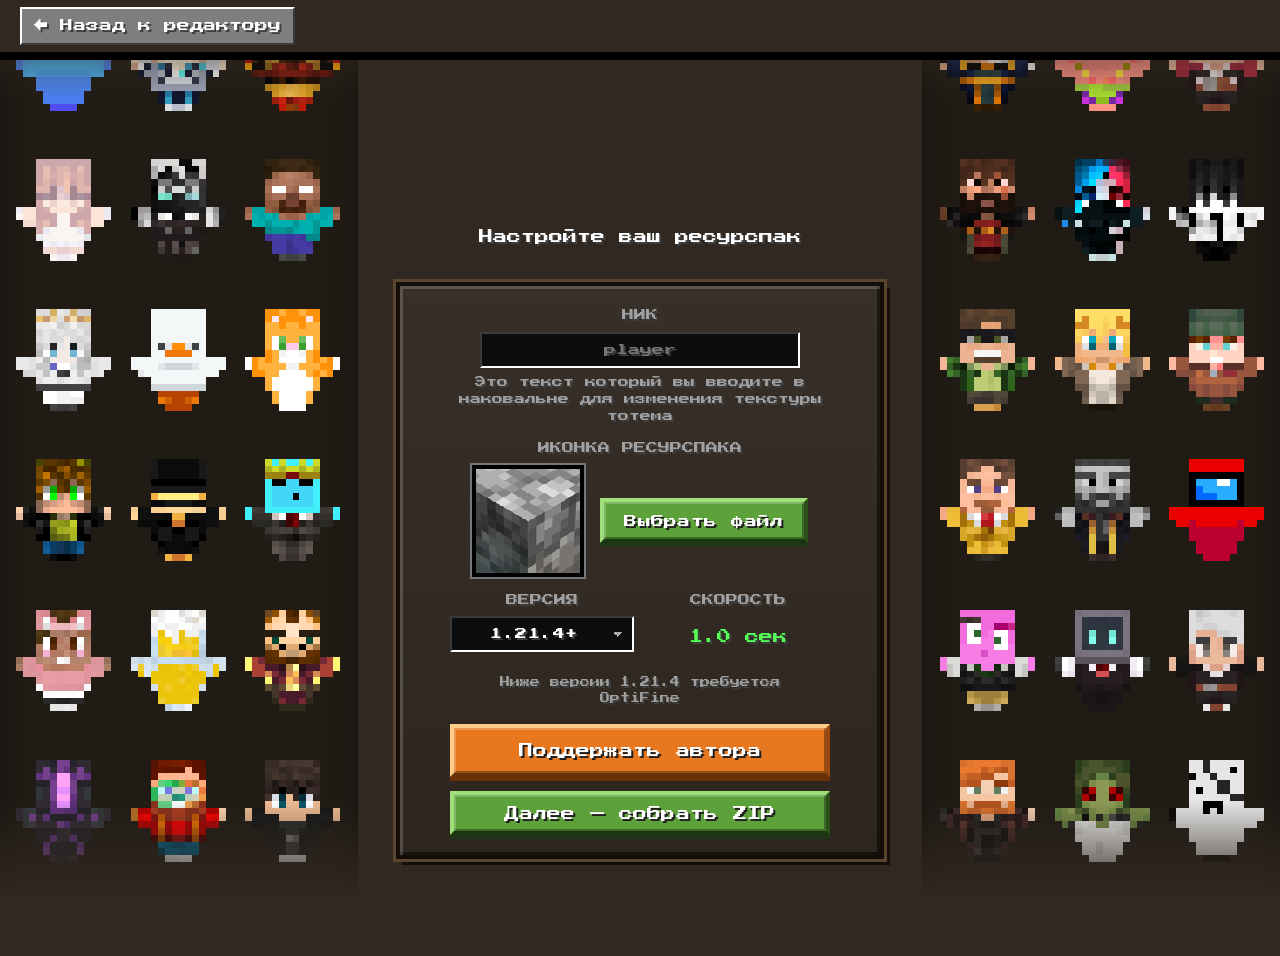
<file: zip_settings.html>
<!DOCTYPE html>
<html lang="ru">
  <head>
    <meta charset="UTF-8" />
    <meta name="viewport" content="width=device-width, initial-scale=1" />
    <title>Totem Maker — ресурспак</title>
    <link rel="icon" href="assets/favicon.png" type="image/png" />
    <link rel="preconnect" href="https://fonts.googleapis.com" />
    <link rel="preconnect" href="https://fonts.gstatic.com" crossorigin />
    <link
      rel="stylesheet"
      href="https://fonts.googleapis.com/css2?family=Press+Start+2P&display=swap"
      media="print"
      onload="this.media='all'"
    />
    <noscript
      ><link rel="stylesheet" href="https://fonts.googleapis.com/css2?family=Press+Start+2P&display=swap"
    /></noscript>
    <script src="js/layout-boot.js?v=1.0.5"></script>
    <link rel="stylesheet" href="css/main.css?v=1.0.1" />
    <link rel="stylesheet" href="css/mobile.css?v=1.0.1" />
    <link rel="stylesheet" href="css/layout-overrides.css?v=1.0.1" />
    <link rel="stylesheet" href="css/mobile-layout.css?v=1.0.1" />
    <script src="js/layout.js"></script>
    <script src="lang/ru.js"></script>
    <script src="lang/en.js"></script>
    <script src="js/lang.js"></script>
  </head>
  <body class="landing-with-marquee" data-i18n-page="pack">
    <header class="preview-header">
      <a href="animation_editor.html" data-i18n="pack.backEditor">← Назад к редактору</a>
    </header>

    <div class="app-shell" style="min-height: 100vh">
      <div id="previewContainer" class="preview-step preview-step--form-only">
        <h1 class="pack-setup-title" data-i18n="pack.title">Настройте ваш ресурспак</h1>
        <div class="controls-card controls-card--resource-pack">
          <div class="input-group">
            <label for="playerNickname" data-i18n="pack.nick">Ник</label>
            <input
              type="text"
              id="playerNickname"
              spellcheck="false"
              placeholder="player"
              data-i18n-placeholder="pack.nickPlaceholder"
              maxlength="48"
              autocomplete="nickname"
            />
            <span class="hint" data-i18n="pack.nickHint">
              Это текст который вы вводите в наковальне для изменения текстуры тотема
            </span>
          </div>
          <div class="input-group input-group--pack-icon">
            <label for="packIconInput" data-i18n="pack.icon">Иконка ресурспака</label>
            <div class="pack-icon-row">
              <div class="pack-icon-preview-wrap" id="packIconFrame" data-i18n-title="pack.iconPreview">
                <img id="packIconThumb" class="pack-icon-thumb" src="assets/pack-icon-default.png" alt="" />
              </div>
              <div class="pack-icon-actions">
                <div class="upload-row pack-icon-upload-row">
                  <button class="btn btn--mc-green btn--pack-icon" type="button" onclick="document.getElementById('packIconInput').click()" data-i18n="pack.chooseFile">
                    Выбрать файл
                  </button>
                  <button class="btn btn--mc-red-muted btn--pack-icon" type="button" id="packIconClear" style="display: none" data-i18n="pack.reset">
                    Сбросить
                  </button>
                </div>
                <input type="file" id="packIconInput" accept="image/png,image/jpeg,image/webp" style="display: none" />
              </div>
            </div>
            <p class="hint pack-icon-size-hint" id="packIconStatus" aria-hidden="true"></p>
          </div>
          <div class="grid-2">
            <div class="input-group input-group--version">
              <label for="mcVersion" data-i18n="pack.version">Версия</label>
              <select id="mcVersion" class="mc-version-select" data-i18n-title="pack.versionTitle">
                <option value="46" selected>1.21.4+</option>
                <option value="42">1.21.2+</option>
                <option value="34">1.21.1 — 1.21</option>
                <option value="32">1.20.5 — 1.20.6</option>
                <option value="22">1.20.3 — 1.20.4</option>
                <option value="18">1.20.2</option>
                <option value="15">1.20 — 1.20.1</option>
                <option value="13">1.19.4</option>
                <option value="9">1.19 — 1.19.3</option>
                <option value="8">1.18 — 1.18.2</option>
                <option value="7">1.17 — 1.17.1</option>
                <option value="6">1.16.2 — 1.16.5</option>
                <option value="5">1.15 — 1.16.1</option>
                <option value="4">1.13 — 1.14.4</option>
              </select>
            </div>
            <div class="input-group input-group--speed">
              <label data-i18n="pack.speed">Скорость</label>
              <div class="time-badge" id="speedInfo">1.0 сек</div>
            </div>
          </div>
          <p class="hint pack-version-hint" data-i18n="pack.optifineHint">Ниже версии 1.21.4 требуется OptiFine</p>
          <a
            class="btn btn--mc-orange btn--mc-block pack-support-btn"
            href="https://boosty.to/ukengout"
            target="_blank"
            rel="noopener noreferrer"
            data-i18n="support.btn"
            >Поддержать автора</a
          >
          <button class="btn btn--mc-green btn--mc-block" type="button" onclick="saveAndNext()" data-i18n="pack.buildZip">
            Далее — собрать ZIP
          </button>
        </div>
      </div>
    </div>

    <script src="js/marquee.js"></script>
    <script>
      const delayValue = parseFloat(localStorage.getItem("totemDelay")) || 1;

      function refreshSpeedInfo() {
        const v = (Math.round(delayValue * 10) / 10).toFixed(1);
        document.getElementById("speedInfo").textContent = TotemI18n.t("pack.speedValue", { value: v });
      }

      const nickInput = document.getElementById("playerNickname");
      const savedNick = localStorage.getItem("playerNickname");
      if (savedNick) nickInput.value = savedNick;
      nickInput.addEventListener("input", () => {
        localStorage.setItem("playerNickname", nickInput.value.trimEnd());
      });

      const DEFAULT_PACK_ICON = "assets/pack-icon-default.png";
      const packInput = document.getElementById("packIconInput");
      const packThumb = document.getElementById("packIconThumb");
      const packClearBtn = document.getElementById("packIconClear");
      const packStatus = document.getElementById("packIconStatus");
      const savedPack = localStorage.getItem("totemPackIcon");
      if (savedPack) {
        packThumb.src = savedPack;
        packClearBtn.style.display = "inline-block";
      }

      packInput.addEventListener("change", () => {
        const f = packInput.files && packInput.files[0];
        if (!f) return;
        const rd = new FileReader();
        rd.onload = () => {
          const im = new Image();
          im.onload = () => {
            const cnv = document.createElement("canvas");
            cnv.width = 500;
            cnv.height = 500;
            const gx = cnv.getContext("2d");
            gx.imageSmoothingEnabled = true;
            gx.imageSmoothingQuality = "high";
            gx.drawImage(im, 0, 0, 500, 500);
            const dataUrl = cnv.toDataURL("image/png");
            localStorage.setItem("totemPackIcon", dataUrl);
            packThumb.src = dataUrl;
            packClearBtn.style.display = "inline-block";
            packStatus.textContent = "";
          };
          im.onerror = () => {
            packStatus.textContent = "";
          };
          im.src = rd.result;
        };
        rd.readAsDataURL(f);
        packInput.value = "";
      });
      packClearBtn.addEventListener("click", () => {
        localStorage.removeItem("totemPackIcon");
        packThumb.src = DEFAULT_PACK_ICON;
        packClearBtn.style.display = "none";
        packStatus.textContent = "";
      });

      const pfSel = document.getElementById("mcVersion");
      const pfSaved = localStorage.getItem("mcPackFormat");
      const minPf = 4;
      if (pfSaved && parseInt(pfSaved, 10) >= minPf && [...pfSel.options].some((o) => String(o.value) === String(pfSaved))) {
        pfSel.value = String(pfSaved);
      } else if (pfSaved && parseInt(pfSaved, 10) < minPf) {
        localStorage.setItem("mcPackFormat", "4");
      }

      function saveAndNext() {
        localStorage.setItem("playerNickname", nickInput.value.trim() || "player");
        localStorage.setItem("mcPackFormat", document.getElementById("mcVersion").value);
        window.location.href = "ready_zip.html";
      }

      document.addEventListener("totem-i18n-applied", refreshSpeedInfo);
      TotemI18n.boot();
      refreshSpeedInfo();
    </script>
  </body>
</html>
</file>
<file: css/main.css>
/* Totem Maker — Minecraft UI (шрифты подключаются в HTML, без блокирующего @import) */

:root {
  --mc-sign-bg: #312921;
  --bg-deep: #312921;
  --bg-mid: #312921;
  --surface: #312921;
  --surface-solid: #312921;
  --border: #1a1a1a;
  --border-strong: #ffffff;
  --border-dark: #3a3a3a;
  --text: #ffffff;
  --muted: #a0a0a0;
  --accent: #55ff55;
  --accent-soft: rgba(85, 255, 85, 0.12);
  --accent-hover: #77ff77;
  --danger: #ff5555;
  --radius-lg: 0;
  --radius-md: 0;
  --radius-pill: 0;
  --shadow-lg: 6px 6px 0 rgba(0, 0, 0, 0.62);
  --font: "Press Start 2P", "Minecraft", "Courier New", monospace;
  --mono: "Press Start 2P", "Minecraft", "Courier New", monospace;
  --mc-btn: #7e7e7e;
  --mc-btn-hover: #8f8f8f;
  --mc-btn-active: #6b6b6b;
  --mc-btn-primary: #5a9a3a;
  --mc-btn-primary-hover: #6bb04a;
  --mc-btn-primary-active: #4a8230;
  --mc-text-shadow: 2px 2px 0 #3f3f3f;
  --mc-panel-inset: inset 3px 3px 0 rgba(255, 255, 255, 0.18), inset -3px -3px 0 rgba(0, 0, 0, 0.5);
  --totem-marquee-duration: 28s;
  --totem-marquee-visible-rows: 2;
  /* 6 рядов + 5 зазоров по ~50% высоты тотема ≈ как на макете */
  --totem-marquee-gap-ratio: 0.38;
  --totem-marquee-item: min(
    clamp(104px, 8.5vw, 168px),
    calc(
      100vh /
        (
          var(--totem-marquee-visible-rows) +
            (var(--totem-marquee-visible-rows) - 1) * var(--totem-marquee-gap-ratio)
        )
    )
  );
  --totem-marquee-gap: calc(var(--totem-marquee-item) * var(--totem-marquee-gap-ratio));
  --totem-marquee-col-gap: clamp(5px, 0.45vw, 9px);
  --totem-marquee-panel-w: clamp(
    calc(3 * var(--totem-marquee-item) + 2 * var(--totem-marquee-col-gap) + clamp(14px, 1.6vw, 28px)),
    27vw,
    520px
  );
}

*,
*::before,
*::after {
  box-sizing: border-box;
}

html {
  color-scheme: dark;
}

html,
button,
input,
select,
textarea {
  -webkit-font-smoothing: none;
  -moz-osx-font-smoothing: grayscale;
  font-smooth: never;
}

body {
  margin: 0;
  min-height: 100vh;
  font-family: var(--font);
  font-size: 14px;
  line-height: 1.65;
  color: var(--text);
  text-shadow: var(--mc-text-shadow);
  background-color: var(--mc-sign-bg);
  image-rendering: pixelated;
}

a {
  color: var(--accent);
  text-decoration: none;
}

a:hover {
  color: var(--accent-hover);
  text-decoration: underline;
}

.app-shell {
  min-height: 100vh;
  display: flex;
  flex-direction: column;
  align-items: center;
  justify-content: center;
  padding: 24px;
}

.app-shell--stretch {
  min-height: 100vh;
  display: flex;
  flex-direction: column;
}

.glass-panel {
  background: var(--mc-sign-bg);
  border: 4px solid #120d08;
  outline: 3px solid #c6b79b;
  border-radius: var(--radius-lg);
  box-shadow: var(--mc-panel-inset), var(--shadow-lg);
}

.brand-chip {
  display: inline-flex;
  align-items: center;
  gap: 8px;
  padding: 6px 12px;
  border-radius: var(--radius-pill);
  background: #101010;
  border: 2px solid var(--border-dark);
  border-top-color: #555;
  border-left-color: #555;
  color: var(--accent);
  font-size: 11px;
  text-transform: uppercase;
  text-shadow: var(--mc-text-shadow);
}

.brand-chip--tagline {
  text-transform: none;
}

.landing-panel {
  padding: clamp(28px, 6vw, 44px);
  max-width: 520px;
  width: 100%;
  text-align: center;
}

.landing-panel .brand-chip--tagline {
  display: block;
  width: 100%;
  max-width: none;
  margin: 0 0 24px;
  padding: 20px 22px;
  font-size: clamp(13px, 4vw, 19px);
  line-height: 1.75;
  text-align: center;
  box-sizing: border-box;
}

.landing-panel h1 {
  margin-top: 0;
  font-weight: bold;
}

.landing-hero {
  flex-direction: column;
  align-items: center;
}

.landing-hero > .landing-subtitle {
  margin: 0 0 clamp(14px, 3vw, 22px);
  padding: 0 clamp(12px, 4vw, 24px);
  max-width: 560px;
  width: 100%;
  font-size: clamp(8px, 2.2vw, 11px);
  line-height: 1.7;
  font-weight: normal;
  color: var(--mc-sign-bg);
  text-align: center;
  text-shadow: none;
  box-sizing: border-box;
}

.landing-panel .lead,
.landing-panel .landing-intro {
  max-width: none;
}

.landing-panel .landing-note {
  margin: 0 0 20px;
  font-size: 11px;
  line-height: 1.7;
  color: var(--muted);
  text-align: center;
  text-shadow: var(--mc-text-shadow);
}

.landing-panel .landing-upload-btn {
  width: 100%;
  max-width: none;
  min-height: 56px;
  margin: 0;
}

.btn--mc-block {
  display: block;
  width: 100%;
  box-sizing: border-box;
  margin-bottom: 10px;
  padding: 14px 16px 12px;
  font-size: 13px;
  border-width: 4px;
  border-radius: 0;
}

.btn--mc-block:last-child {
  margin-bottom: 0;
}

h1 {
  margin: 0 0 8px;
  font-size: clamp(1rem, 3.5vw, 1.45rem);
  font-weight: normal;
  line-height: 1.5;
  text-shadow: var(--mc-text-shadow);
}

h2 {
  font-weight: normal;
  text-shadow: var(--mc-text-shadow);
}

.lead {
  margin: 0 0 24px;
  color: var(--muted);
  font-size: 12px;
  line-height: 1.7;
  max-width: 40ch;
  text-align: center;
  text-shadow: var(--mc-text-shadow);
}

.btn {
  appearance: none;
  font-family: var(--font);
  cursor: pointer;
  border-radius: var(--radius-md);
  border: 2px solid;
  border-color: #ffffff #3a3a3a #3a3a3a #ffffff;
  background: var(--mc-btn);
  color: #ffffff;
  font-size: 14px;
  font-weight: normal;
  padding: 12px 18px 10px;
  letter-spacing: 0.02em;
  text-shadow: 2px 2px 0 #202020;
  box-shadow: 0 4px 0 #242424, inset 2px 2px 0 rgba(255, 255, 255, 0.25), inset -2px -2px 0 rgba(0, 0, 0, 0.35);
  transition: background 0.08s, border-color 0.08s, transform 0.08s, box-shadow 0.08s;
}

.btn:hover {
  background: var(--mc-btn-hover);
  color: #ffffa0;
}

.btn:active {
  border-color: #3a3a3a #ffffff #ffffff #3a3a3a;
  background: var(--mc-btn-active);
  transform: translateY(3px);
  box-shadow: 0 1px 0 #242424, inset 2px 2px 0 rgba(0, 0, 0, 0.35), inset -2px -2px 0 rgba(255, 255, 255, 0.18);
}

.btn--ghost {
  background: #5a5a5a;
  border-color: #aaaaaa #2a2a2a #2a2a2a #aaaaaa;
  color: #e0e0e0;
}

.btn--ghost:hover {
  background: #6a6a6a;
  color: #ffffff;
}

.btn.btn--mc-gray,
.frame-picker-card .btn.btn--ghost {
  background: #7e7e7e;
  border: 4px solid;
  border-color: #d8d8d8 #3a3a3a #1a1a1a #d8d8d8;
  color: #ffffff;
  box-shadow:
    0 4px 0 #242424,
    inset 2px 2px 0 rgba(255, 255, 255, 0.22),
    inset -2px -2px 0 rgba(0, 0, 0, 0.35);
}

.btn.btn--mc-gray:hover,
.frame-picker-card .btn.btn--ghost:hover {
  background: #8f8f8f;
  border-color: #ffffa0 #3a3a3a #1a1a1a #ffffa0;
  color: #ffffff;
}

.btn.btn--mc-gray:active,
.frame-picker-card .btn.btn--ghost:active {
  border-color: #3a3a3a #d8d8d8 #d8d8d8 #3a3a3a;
  background: #6b6b6b;
  transform: translateY(3px);
  box-shadow: 0 1px 0 #242424, inset 2px 2px 0 rgba(0, 0, 0, 0.35), inset -2px -2px 0 rgba(255, 255, 255, 0.18);
}

.btn.btn--mc-green,
.frame-picker-card .btn.btn--mc-green {
  background: #5da13a;
  border: 4px solid;
  border-color: #9fdf7a #2d5018 #1a3810 #9fdf7a;
  color: #ffffff;
  box-shadow:
    0 4px 0 #1f3518,
    inset 2px 2px 0 rgba(255, 255, 255, 0.22),
    inset -2px -2px 0 rgba(0, 0, 0, 0.35);
}

.btn.btn--mc-green:hover,
.frame-picker-card .btn.btn--mc-green:hover {
  background: #6bb04a;
  color: #ffffff;
}

.btn.btn--mc-green:active,
.frame-picker-card .btn.btn--mc-green:active {
  border-color: #2d5018 #9fdf7a #9fdf7a #2d5018;
  background: #4a8230;
  transform: translateY(3px);
  box-shadow: 0 1px 0 #1f3518, inset 2px 2px 0 rgba(0, 0, 0, 0.35), inset -2px -2px 0 rgba(255, 255, 255, 0.18);
}

.btn.btn--mc-red-muted {
  background: #a83232;
  border: 4px solid;
  border-color: #e87878 #6b1818 #4a1010 #e87878;
  color: #ffffff;
  box-shadow:
    0 4px 0 #4a1010,
    inset 2px 2px 0 rgba(255, 255, 255, 0.2),
    inset -2px -2px 0 rgba(0, 0, 0, 0.35);
}

.btn.btn--mc-red-muted:hover {
  background: #c04040;
  border-color: #ff9999 #6b1818 #4a1010 #ff9999;
  color: #ffffff;
}

.btn.btn--mc-red-muted:active {
  border-color: #6b1818 #e87878 #e87878 #6b1818;
  background: #8a2828;
  transform: translateY(3px);
  box-shadow: 0 1px 0 #4a1010, inset 2px 2px 0 rgba(0, 0, 0, 0.35), inset -2px -2px 0 rgba(255, 255, 255, 0.15);
}

.btn.btn--mc-orange {
  background: #e87820;
  border: 4px solid;
  border-color: #ffcc88 #9a4a10 #6a3008 #ffcc88;
  color: #ffffff;
  text-decoration: none;
  box-shadow:
    0 4px 0 #6a3008,
    inset 2px 2px 0 rgba(255, 255, 255, 0.22),
    inset -2px -2px 0 rgba(0, 0, 0, 0.35);
}

.btn.btn--mc-orange:hover {
  background: #ff9830;
  border-color: #ffe0a0 #9a4a10 #6a3008 #ffe0a0;
  color: #ffffff;
}

.btn.btn--mc-orange:active {
  border-color: #9a4a10 #ffcc88 #ffcc88 #9a4a10;
  background: #c86818;
  transform: translateY(3px);
  box-shadow: 0 1px 0 #6a3008, inset 2px 2px 0 rgba(0, 0, 0, 0.35), inset -2px -2px 0 rgba(255, 255, 255, 0.15);
}

.btn.btn--mc-yellow,
.landing-panel .btn.btn--mc-yellow {
  background: #c9a020;
  border: 4px solid;
  border-color: #ffe566 #6b5508 #4a3800 #ffe566;
  color: #ffffff;
  box-shadow:
    0 4px 0 #4a3800,
    inset 2px 2px 0 rgba(255, 255, 255, 0.35),
    inset -2px -2px 0 rgba(0, 0, 0, 0.35);
}

.btn.btn--mc-yellow:hover,
.landing-panel .btn.btn--mc-yellow:hover {
  background: #dbb028;
  color: #ffffd0;
}

.btn.btn--mc-yellow:active,
.landing-panel .btn.btn--mc-yellow:active {
  border-color: #4a3800 #ffe566 #ffe566 #4a3800;
  background: #a88818;
  transform: translateY(3px);
  box-shadow: 0 1px 0 #3a2c00, inset 2px 2px 0 rgba(0, 0, 0, 0.35), inset -2px -2px 0 rgba(255, 255, 255, 0.18);
}

.upload-drop {
  width: min(280px, 100%);
  min-height: 78px;
  margin: 0 auto;
  border: 4px solid;
  border-color: #ffffff #3a3a3a #3a3a3a #ffffff;
  border-radius: var(--radius-pill);
  display: flex;
  align-items: center;
  justify-content: center;
  cursor: pointer;
  color: var(--muted);
  font-size: 13px;
  background:
    linear-gradient(45deg, rgba(255, 255, 255, 0.05) 25%, transparent 25% 50%, rgba(0, 0, 0, 0.1) 50% 75%, transparent 75%),
    #5a5a5a;
  background-size: 16px 16px;
  text-shadow: var(--mc-text-shadow);
  box-shadow: 0 4px 0 #242424, inset 2px 2px 0 rgba(255, 255, 255, 0.22), inset -2px -2px 0 rgba(0, 0, 0, 0.35);
  transition: border-color 0.1s, color 0.1s, background 0.1s, transform 0.1s, box-shadow 0.1s;
}

.upload-drop:hover {
  border-color: #ffffa0 #3a3a3a #3a3a3a #ffffa0;
  color: #ffffa0;
  background-color: #6a6a6a;
}

.upload-drop:active {
  transform: translateY(3px);
  box-shadow: 0 1px 0 #242424, inset 2px 2px 0 rgba(0, 0, 0, 0.35), inset -2px -2px 0 rgba(255, 255, 255, 0.18);
}

/* Step 1 — 3D */
#previewContainer {
  display: none;
  flex-direction: column;
  align-items: center;
  gap: 20px;
  width: 100%;
}

.scene {
  width: min(500px, 90vw);
  height: min(500px, 90vw);
  perspective: 1000px;
  cursor: grab;
  touch-action: none;
  user-select: none;
  display: flex;
  align-items: center;
  justify-content: center;
}

.scene:active {
  cursor: grabbing;
}

.scene--frame-picker {
  width: min(260px, 70vw);
  height: min(260px, 70vw);
  margin: 0 auto 18px;
  background: transparent;
}

.scene--frame-picker #totemStack {
  width: 220px;
  height: 220px;
}

#totemStack {
  position: relative;
  width: 320px;
  height: 320px;
}

.totem-voxel-stack {
  position: relative;
  flex-shrink: 0;
  display: flex;
  align-items: center;
  justify-content: center;
}

.totem-strip-canvas {
  position: absolute;
  width: 16px;
  height: 16px;
  left: -9999px;
  top: 0;
  opacity: 0;
  pointer-events: none;
}

.totem-preview-host {
  display: block;
}

.totem-preview-host canvas {
  display: block;
  width: 100%;
  height: 100%;
  image-rendering: pixelated;
  pointer-events: none;
  background: transparent;
}

/* Editor layout — Minecraft UI */
.editor-page {
  --editor-chrome-h: 56px;
  --editor-sidebar-w: 76px;
  --editor-preview-w: 360px;
  --editor-ink: #ffffff;
  --editor-muted: #a0a0a0;
  --editor-line: #1a1a1a;
  --editor-surface: #2a2218;
  --editor-hover: #3d3226;
  --editor-active: #4a3d2e;
  --editor-active-line: #55ff55;
}

body.editor-page {
  text-shadow: var(--mc-text-shadow);
}

.editor-header {
  height: var(--editor-chrome-h);
  background: var(--editor-surface);
  border-bottom: 2px solid #000;
  display: flex;
  align-items: center;
  padding: 0 14px;
  gap: 10px;
  flex-shrink: 0;
  color: var(--editor-ink);
  box-shadow: 0 2px 0 #000;
}

.editor-header--dock {
  position: fixed;
  top: 0;
  left: 0;
  right: 0;
  z-index: 40;
}

.editor-page .editor-header .btn--ghost {
  font-size: 13px;
  padding: 8px 12px;
}

.editor-page .editor-header .btn-header-resource-pack {
  flex-shrink: 0;
  white-space: nowrap;
  font-size: 10px;
  padding: 10px 14px 8px;
  line-height: 1.4;
  text-transform: uppercase;
}

.btn-header-resource-pack__short {
  display: none;
}

.editor-body {
  display: flex;
  flex-grow: 1;
  overflow: hidden;
  min-height: 0;
  margin-top: var(--editor-chrome-h);
}

.sidebar {
  width: var(--editor-sidebar-w);
  background: var(--editor-surface);
  border-right: 2px solid #000;
  display: flex;
  flex-direction: column;
  align-items: center;
  padding: 8px 0 12px;
  gap: 4px;
  flex-shrink: 0;
  color: var(--editor-muted);
  box-shadow: 2px 0 0 #000;
}

.sidebar--dock {
  position: fixed;
  top: var(--editor-chrome-h);
  left: 0;
  height: calc(100vh - var(--editor-chrome-h));
  overflow-y: auto;
  overflow-x: hidden;
  z-index: 30;
}

.viewport--with-sidebar {
  margin-left: var(--editor-sidebar-w);
}

.viewport--with-preview {
  margin-right: var(--editor-preview-w);
}

.tool-btn {
  width: 48px;
  height: 36px;
  min-height: 36px;
  background: #5a5a5a;
  border: 2px solid;
  border-color: #aaaaaa #2a2a2a #2a2a2a #aaaaaa;
  border-radius: 0;
  cursor: pointer;
  display: flex;
  align-items: center;
  justify-content: center;
  padding: 0;
  color: #fff;
  overflow: hidden;
  box-shadow: 0 2px 0 #1c1c1c, inset 2px 2px 0 rgba(255, 255, 255, 0.18), inset -2px -2px 0 rgba(0, 0, 0, 0.32);
}

.tool-btn img {
  width: 44px;
  height: 32px;
  display: block;
  pointer-events: none;
  object-fit: contain;
  object-position: center;
  background: transparent;
}

.tool-btn:hover {
  background: #6a6a6a;
}

.tool-btn.active {
  background: var(--editor-active);
  border-color: #2a2a2a #aaaaaa #aaaaaa #2a2a2a;
  box-shadow: inset 0 0 0 1px var(--editor-active-line);
}

.selection-actions {
  display: flex;
  flex-direction: column;
  gap: 4px;
  flex-shrink: 0;
}

.tool-btn.tool-btn--mini {
  width: 14px;
  height: 13px;
  min-height: 13px;
  font-size: 7px;
  line-height: 1;
  font-family: var(--font);
  padding: 0;
  border-width: 2px;
  box-shadow: 0 1px 0 #1c1c1c, inset 1px 1px 0 rgba(255, 255, 255, 0.18), inset -1px -1px 0 rgba(0, 0, 0, 0.32);
}

.selection-tool-row {
  display: flex;
  align-items: center;
  justify-content: center;
  gap: 4px;
  width: 100%;
}

.hist-row {
  display: flex;
  gap: 6px;
  margin-top: 4px;
}

.hist-btn {
  width: 28px;
  height: 28px;
  background: var(--mc-btn);
  border: 2px solid;
  border-color: #ffffff #3a3a3a #3a3a3a #ffffff;
  color: #ffffff;
  border-radius: 0;
  cursor: pointer;
  display: flex;
  align-items: center;
  justify-content: center;
  padding: 0;
  text-shadow: var(--mc-text-shadow);
  box-shadow: 0 2px 0 #1c1c1c;
}

.hist-btn:active:not(:disabled) {
  border-color: #3a3a3a #ffffff #ffffff #3a3a3a;
  background: var(--mc-btn-active);
}

.hist-btn svg {
  width: 18px;
  height: 18px;
}

.hist-btn:disabled {
  opacity: 0.25;
  cursor: default;
}

.viewport {
  flex-grow: 1;
  background-color: var(--mc-sign-bg);
  image-rendering: pixelated;
  overflow: auto;
  display: flex;
  align-items: flex-start;
  justify-content: center;
  padding: 40px 0;
  scrollbar-width: thin;
  scrollbar-color: var(--mc-btn) #0a0a0a;
}

.viewport::-webkit-scrollbar {
  width: 8px;
  height: 8px;
}

.viewport::-webkit-scrollbar-track {
  background: #0a0a0a;
  border: 1px solid #333;
}

.viewport::-webkit-scrollbar-thumb {
  background: var(--mc-btn);
  border: 2px solid;
  border-color: #fff #3a3a3a #3a3a3a #fff;
}

.editor-page .viewport {
  scrollbar-width: none;
}

.editor-page .viewport::-webkit-scrollbar {
  display: none;
}

.editor-workspace {
  display: flex;
  flex-direction: row;
  align-items: flex-start;
  justify-content: center;
  max-width: 100%;
  margin: 0 auto;
}

.editor-wrapper {
  display: flex;
  flex-direction: row;
  align-items: flex-start;
  transform-origin: top center;
  transition: transform 0.1s ease-out;
  flex-shrink: 0;
}

.editor-preview-panel--dock {
  position: fixed;
  top: var(--editor-chrome-h);
  right: 0;
  width: var(--editor-preview-w);
  height: calc(100vh - var(--editor-chrome-h));
  z-index: 30;
  display: flex;
  flex-direction: column;
  align-items: center;
  padding: 16px 14px 20px;
  box-sizing: border-box;
  background: var(--editor-surface);
  border-left: 2px solid #000;
  box-shadow: -2px 0 0 #000;
  overflow-y: auto;
  overflow-x: hidden;
}

.editor-preview-title {
  margin: 0 0 14px;
  font-size: 11px;
  color: var(--editor-muted);
  text-transform: uppercase;
  text-align: center;
  text-shadow: var(--mc-text-shadow);
  flex-shrink: 0;
}

.scene--editor-preview {
  width: min(320px, calc(var(--editor-preview-w) - 28px));
  height: min(320px, calc(100vh - var(--editor-chrome-h) - 200px));
  min-height: 240px;
  flex: 1 1 auto;
  margin: 0 auto 16px;
  cursor: grab;
  touch-action: none;
  user-select: none;
  display: flex;
  align-items: center;
  justify-content: center;
}

.scene--editor-preview #totemStack {
  width: 100%;
  height: 100%;
  max-width: 320px;
  max-height: 320px;
}

.preview-speed-control {
  width: 100%;
  max-width: 300px;
  flex-shrink: 0;
  display: flex;
  flex-direction: column;
  align-items: center;
  gap: 10px;
  padding: 14px 12px 10px;
  background: #101010;
  border: 2px solid #000;
  outline: 1px solid #555;
  box-shadow: var(--mc-panel-inset);
}

.preview-speed-control label {
  font-size: 11px;
  color: var(--editor-muted);
  text-transform: uppercase;
  text-shadow: var(--mc-text-shadow);
}

.preview-speed-unit {
  font-size: 11px;
  color: var(--editor-muted);
  text-shadow: var(--mc-text-shadow);
}

.preview-rotate-mode {
  width: 100%;
  max-width: 300px;
  margin-top: 12px;
  display: flex;
  flex-direction: column;
  align-items: center;
  gap: 8px;
}

.preview-rotate-toggle {
  width: 100%;
  font-size: 12px;
  padding: 10px 14px;
}

.preview-rotate-toggle--active {
  background: var(--mc-btn-primary);
  border-color: #9fdf7a #2d5018 #2d5018 #9fdf7a;
  color: #fff;
}

.preview-rotate-toggle--active:hover {
  background: var(--mc-btn-primary-hover);
  color: #ffffa0;
}

.mc-stepper {
  display: flex;
  align-items: stretch;
  gap: 6px;
  width: 100%;
}

.mc-step-btn {
  width: 36px;
  min-height: 36px;
  flex-shrink: 0;
  padding: 0;
  background: var(--mc-btn);
  border: 2px solid;
  border-color: #ffffff #3a3a3a #3a3a3a #ffffff;
  color: #fff;
  cursor: pointer;
  display: flex;
  align-items: center;
  justify-content: center;
  text-shadow: var(--mc-text-shadow);
  box-shadow: 0 2px 0 #1c1c1c, inset 2px 2px 0 rgba(255, 255, 255, 0.18), inset -2px -2px 0 rgba(0, 0, 0, 0.32);
}

.mc-step-btn svg {
  width: 16px;
  height: 16px;
  pointer-events: none;
}

.mc-step-btn:hover {
  background: var(--mc-btn-hover);
  color: #ffffa0;
}

.mc-step-btn:active {
  border-color: #3a3a3a #ffffff #ffffff #3a3a3a;
  background: var(--mc-btn-active);
  transform: translateY(2px);
  box-shadow: 0 0 0 #1c1c1c, inset 2px 2px 0 rgba(0, 0, 0, 0.35), inset -2px -2px 0 rgba(255, 255, 255, 0.18);
}

.mc-step-field {
  flex: 1;
  min-width: 0;
  background: #0d0d0d;
  border: 2px solid;
  border-color: #3a3a3a #ffffff #ffffff #3a3a3a;
  color: var(--editor-ink);
  padding: 8px 6px;
  border-radius: 0;
  text-align: center;
  font-family: var(--mono);
  font-size: 14px;
  text-shadow: var(--mc-text-shadow);
  -moz-appearance: textfield;
  appearance: textfield;
}

.mc-step-field::-webkit-outer-spin-button,
.mc-step-field::-webkit-inner-spin-button {
  -webkit-appearance: none;
  margin: 0;
}

.mc-step-field:focus {
  outline: none;
  border-color: var(--editor-active-line) #2a5a2a #2a5a2a var(--editor-active-line);
}

.frame-highlight {
  position: absolute;
  left: 0;
  width: 100%;
  pointer-events: none;
  z-index: 7;
  box-sizing: border-box;
  border: 2px solid #a8a8a8;
  background: transparent;
  box-shadow: none;
}

.frame-label--active {
  color: var(--accent);
}

.canvas-container {
  --canvas-bg: #0d0f14;
  position: relative;
  border: 2px solid #000;
  outline: 2px solid var(--border-dark);
  background-color: var(--canvas-bg);
  line-height: 0;
  border-radius: 0;
  overflow: hidden;
  touch-action: none;
  box-shadow: var(--mc-panel-inset), var(--shadow-lg);
}

.canvas-container.cursor-crosshair {
  cursor: crosshair;
}

.canvas-container.cursor-zoom {
  cursor: zoom-in;
}

.brush-preview {
  position: absolute;
  pointer-events: none;
  z-index: 8;
  box-sizing: border-box;
  margin: 0;
  padding: 0;
  border: 1px solid rgba(255, 255, 255, 0.95);
  box-shadow: inset 0 0 0 1px rgba(0, 0, 0, 0.9);
  outline: none;
  opacity: 0.55;
  mix-blend-mode: normal;
}

.brush-preview--eraser {
  background: var(--canvas-bg);
  opacity: 0.55;
}

.brush-preview--fill,
.brush-preview--picker {
  opacity: 0.45;
}

#editorCanvas {
  width: 160px;
  height: calc(var(--editor-frame-count, 11) * 160px);
  display: block;
  image-rendering: pixelated;
}

.labels-column {
  display: flex;
  flex-direction: column;
  margin-left: 16px;
}

.frame-label {
  height: calc(var(--editor-frame-display, 160) * 1px);
  display: flex;
  align-items: center;
  font-size: 11px;
  color: var(--muted);
  text-transform: uppercase;
  white-space: nowrap;
  text-shadow: var(--mc-text-shadow);
}

.selection-box {
  position: absolute;
  border: 1px dashed rgba(255, 255, 255, 0.95);
  pointer-events: none;
  display: none;
  background: rgba(255, 255, 255, 0.06);
  box-shadow: inset 0 0 12px rgba(255, 255, 255, 0.08);
  z-index: 6;
  box-sizing: border-box;
}

.selection-box--active {
  background: rgba(255, 255, 255, 0.1);
  animation: selection-dash 0.6s linear infinite;
}

@keyframes selection-dash {
  to {
    border-color: rgba(255, 255, 255, 0.45);
  }
}

#selectionCanvas {
  width: 100%;
  height: 100%;
  display: block;
  image-rendering: pixelated;
}

.frame-picker-modal {
  position: fixed;
  inset: 0;
  z-index: 200;
  display: flex;
  align-items: center;
  justify-content: center;
  padding: 24px;
  pointer-events: none;
}

.frame-picker-modal[hidden] {
  display: none;
}

.frame-picker-modal__backdrop {
  position: absolute;
  top: 0;
  bottom: 0;
  left: var(--totem-marquee-panel-w);
  right: var(--totem-marquee-panel-w);
  background: var(--mc-sign-bg);
  pointer-events: auto;
}

.frame-picker-card {
  position: relative;
  z-index: 1;
  pointer-events: auto;
  padding: clamp(24px, 5vw, 36px);
  max-width: 380px;
  width: 100%;
  text-align: center;
  background: var(--mc-sign-bg);
  border: 4px solid #120d08;
  outline: 3px solid #c6b79b;
  box-shadow: var(--mc-panel-inset), var(--shadow-lg);
}

.frame-picker-card h2 {
  margin: 0 0 8px;
  font-size: 1.25rem;
}

.frame-picker-card p {
  margin: 0 0 20px;
  color: var(--muted);
  font-size: 13px;
  line-height: 1.65;
  text-shadow: var(--mc-text-shadow);
}

.frame-picker-range {
  width: 100%;
  margin: 0 0 8px;
  accent-color: var(--mc-btn-primary);
}

input[type="range"] {
  height: 20px;
  cursor: pointer;
}

input[type="range"]::-webkit-slider-runnable-track {
  height: 8px;
  background: #101010;
  border: 2px solid #555;
  box-shadow: inset 2px 2px 0 #000;
}

input[type="range"]::-webkit-slider-thumb {
  appearance: none;
  width: 18px;
  height: 18px;
  margin-top: -7px;
  background: var(--mc-btn);
  border: 2px solid;
  border-color: #ffffff #3a3a3a #3a3a3a #ffffff;
  border-radius: 0;
}

.frame-picker-value {
  display: block;
  font-size: 1.75rem;
  color: var(--accent);
  margin-bottom: 20px;
  font-variant-numeric: tabular-nums;
  text-shadow: var(--mc-text-shadow);
}

.editor-page .hist-row--header {
  margin-top: 0;
  gap: 2px;
  background: #1a1a1a;
  padding: 3px 8px;
  border-radius: 0;
  border: 2px solid #000;
  outline: 1px solid #555;
}

.editor-page .hist-row--header .hist-btn {
  background: transparent;
  border: none;
}

.editor-page .hist-row--header .hist-btn:hover:not(:disabled) {
  background: var(--editor-hover);
}

.color-wheel {
  position: relative;
  width: 31px;
  height: 31px;
  padding: 0;
  border: 2px solid #000;
  outline: 1px solid #888;
  border-radius: 0;
  background: conic-gradient(#f00, #ff0, #0f0, #0ff, #00f, #f0f, #f00);
  cursor: pointer;
  box-shadow: inset 0 0 0 2px #333;
  image-rendering: pixelated;
}

.color-wheel input {
  position: absolute;
  inset: 0;
  opacity: 0;
  cursor: pointer;
}

.color-wheel span {
  position: absolute;
  right: -5px;
  top: -5px;
  width: 13px;
  height: 13px;
  border-radius: 0;
  background: var(--mc-btn);
  border: 2px solid;
  border-color: #fff #3a3a3a #3a3a3a #fff;
  color: #fff;
  font-size: 10px;
  line-height: 9px;
  text-align: center;
  pointer-events: none;
  text-shadow: var(--mc-text-shadow);
}

.active-colors {
  position: relative;
  width: 36px;
  height: 36px;
  margin: 5px 0 2px;
}

.active-color {
  position: absolute;
  width: 24px;
  height: 24px;
  border-radius: 0;
  border: 2px solid #000;
  padding: 0;
  cursor: pointer;
  image-rendering: pixelated;
}

.active-color--primary {
  left: 0;
  top: 0;
  z-index: 2;
  background: #ffcc00;
  box-shadow: 0 0 0 2px #fff, 0 0 0 4px #111;
}

.active-color--secondary {
  right: 0;
  bottom: 0;
  background: #ffffff;
}

.palette {
  display: grid;
  grid-template-columns: repeat(2, 15px);
  gap: 6px 9px;
  padding: 2px 0 4px;
}

.color-swatch {
  width: 15px;
  height: 15px;
  border-radius: 0;
  cursor: pointer;
  border: 2px solid #000;
  padding: 0;
  image-rendering: pixelated;
}

.color-swatch:hover {
  outline: 2px solid var(--accent);
  outline-offset: 1px;
}

.color-swatch--primary {
  outline: 2px solid var(--accent);
  outline-offset: 2px;
}

.color-swatch--secondary {
  box-shadow: 0 0 0 2px #fff, 0 0 0 3px #666;
}

.color-swatch--empty {
  background: #2a2218;
  cursor: default;
  opacity: 0.45;
}

.color-swatch--empty:hover {
  outline: none;
}

.size-control label {
  color: var(--editor-muted);
  font-size: 11px;
  line-height: 1.3;
  text-shadow: var(--mc-text-shadow);
  text-transform: uppercase;
}

.size-control {
  width: 54px;
  display: flex;
  flex-direction: column;
  align-items: center;
  gap: 6px;
  margin-top: 2px;
}

.size-control input {
  width: 45px;
  accent-color: #2f7dd1;
}

.size-control strong {
  color: var(--editor-ink);
  font-size: 12px;
  text-shadow: var(--mc-text-shadow);
}

.size-control input {
  accent-color: var(--mc-btn-primary);
}

/* Preview step */
.preview-header {
  position: absolute;
  top: 0;
  width: 100%;
  height: 56px;
  background: var(--surface-solid);
  border-bottom: 4px solid #000;
  display: flex;
  align-items: center;
  padding: 0 20px;
  box-sizing: border-box;
  box-shadow: 0 4px 0 #000;
}

.preview-header a {
  color: var(--text);
  text-decoration: none;
  font-size: 13px;
  font-family: var(--font);
  text-shadow: var(--mc-text-shadow);
  padding: 6px 12px;
  background: var(--mc-btn);
  border: 2px solid;
  border-color: #fff #3a3a3a #3a3a3a #fff;
}

.preview-header a:hover {
  background: var(--mc-btn-hover);
  color: #ffffa0;
  text-decoration: none;
}

.preview-header a:active {
  border-color: #3a3a3a #fff #fff #3a3a3a;
  background: var(--mc-btn-active);
}

#previewContainer.preview-step {
  display: flex;
  flex-direction: column;
  align-items: center;
  gap: 16px;
  width: 100%;
  max-width: 360px;
  padding-top: 72px;
}

#previewContainer.preview-step--form-only {
  max-width: 520px;
  width: 100%;
  padding-left: 16px;
  padding-right: 16px;
  box-sizing: border-box;
}

.pack-setup-title {
  margin: 0 0 16px;
  width: 100%;
  max-width: 520px;
  font-size: clamp(10px, 3vw, 14px);
  line-height: 1.75;
  font-weight: normal;
  text-align: center;
  text-shadow: var(--mc-text-shadow);
  color: var(--text);
}

.controls-card--resource-pack {
  max-width: 100%;
  align-items: center;
  text-align: center;
  padding: 28px 24px 24px;
  gap: 18px;
  outline-color: #c6b79b;
  background: var(--mc-sign-bg);
}

.controls-card--resource-pack .input-group {
  width: 100%;
  max-width: 380px;
  align-items: center;
  text-align: center;
}

.controls-card--resource-pack label {
  width: 100%;
  text-align: center;
}

.controls-card--resource-pack .hint {
  text-align: center;
  max-width: 36ch;
  margin-left: auto;
  margin-right: auto;
}

.controls-card--resource-pack input,
.controls-card--resource-pack select {
  width: 100%;
  max-width: 320px;
  text-align: center;
}

.controls-card--resource-pack .input-group--pack-icon {
  margin-top: 0;
  max-width: 420px;
}

.controls-card--resource-pack .pack-icon-row {
  justify-content: center;
  align-items: center;
  width: 100%;
}

.controls-card--resource-pack .pack-icon-actions {
  flex: 0 0 auto;
  min-width: 0;
  min-height: 0;
  justify-content: center;
  align-items: center;
}

.controls-card--resource-pack .pack-icon-upload-row {
  margin-top: 0;
  flex-direction: column;
  align-items: center;
  justify-content: center;
  width: 100%;
}

.controls-card--resource-pack .grid-2 {
  margin-top: 0;
  width: 100%;
  max-width: 380px;
  margin-left: auto;
  margin-right: auto;
  justify-items: center;
}

.controls-card--resource-pack .input-group--version,
.controls-card--resource-pack .input-group--speed {
  align-items: center;
  text-align: center;
  width: 100%;
}

.controls-card--resource-pack .input-group--version select,
.controls-card--resource-pack .mc-version-select {
  text-align: center;
  text-align-last: center;
  font-variant-numeric: tabular-nums;
  letter-spacing: 0.04em;
}

.controls-card--resource-pack .pack-support-btn {
  display: block;
  width: 100%;
  max-width: 380px;
  margin: 4px auto 0;
  text-align: center;
  text-decoration: none;
  box-sizing: border-box;
}

.controls-card--resource-pack .pack-version-hint {
  margin-top: 0;
  margin-bottom: 0;
}

.controls-card--resource-pack .input-group--speed .time-badge {
  padding: 10px 0;
  width: 100%;
  text-align: center;
}

.controls-card--resource-pack .btn--mc-block {
  max-width: 380px;
  margin-left: auto;
  margin-right: auto;
}

.controls-card {
  background:
    linear-gradient(rgba(255, 255, 255, 0.03), rgba(0, 0, 0, 0.08)),
    var(--surface);
  border: 4px solid #120d08;
  outline: 3px solid #5b452e;
  padding: 20px;
  border-radius: var(--radius-lg);
  width: 100%;
  box-sizing: border-box;
  display: flex;
  flex-direction: column;
  gap: 14px;
  box-shadow: var(--mc-panel-inset), var(--shadow-lg);
}

.input-group {
  display: flex;
  flex-direction: column;
  gap: 6px;
}

.controls-card label {
  font-size: 12px;
  color: var(--muted);
  text-transform: uppercase;
  text-shadow: var(--mc-text-shadow);
}

.controls-card input,
.controls-card select {
  background: #0d0d0d;
  border: 2px solid;
  border-color: #3a3a3a #fff #fff #3a3a3a;
  color: var(--text);
  padding: 10px 12px;
  border-radius: 0;
  font-size: 12px;
  outline: none;
  font-family: var(--font);
  text-shadow: var(--mc-text-shadow);
}

.controls-card input:focus,
.controls-card select:focus {
  border-color: var(--accent) #2a5a2a #2a5a2a var(--accent);
}

.controls-card select {
  cursor: pointer;
  appearance: none;
  background-image: linear-gradient(45deg, transparent 50%, #aaa 50%),
    linear-gradient(135deg, #aaa 50%, transparent 50%);
  background-position: calc(100% - 14px) 50%, calc(100% - 9px) 50%;
  background-size: 5px 5px, 5px 5px;
  background-repeat: no-repeat;
  padding-right: 28px;
}

.time-badge {
  color: var(--accent);
  font-size: 14px;
  font-family: var(--mono);
  text-shadow: var(--mc-text-shadow);
}

.hint {
  font-size: 11px;
  color: var(--muted);
  line-height: 1.55;
  text-shadow: var(--mc-text-shadow);
}

.hint a,
.export-card a {
  color: var(--accent);
  text-decoration: none;
}

.hint a:hover,
.export-card a:hover {
  color: var(--accent-hover);
}

.pack-icon-row {
  display: flex;
  align-items: center;
  gap: 16px;
  flex-wrap: wrap;
}

.pack-icon-actions {
  flex: 1;
  min-width: 180px;
  min-height: 112px;
  display: flex;
  align-items: center;
}

.pack-icon-upload-row {
  margin-top: 6px;
}

.controls-card--resource-pack .btn--pack-icon {
  font-size: 13px;
  padding: 13px 20px 11px;
  border-width: 4px;
  border-radius: 0;
}

.pack-icon-size-hint:empty {
  display: none;
  margin: 0;
}

.pack-version-hint {
  margin: 0;
  text-align: center;
  font-size: 10px;
  line-height: 1.6;
  max-width: 28ch;
}

.pack-icon-thumb {
  width: 100%;
  height: 100%;
  object-fit: contain;
  image-rendering: pixelated;
  display: block;
}

.pack-icon-preview-wrap {
  flex-shrink: 0;
  width: 112px;
  height: 112px;
  border-radius: 0;
  border: 4px solid #000;
  outline: 2px solid #777;
  background-color: var(--mc-sign-bg);
  image-rendering: pixelated;
  display: grid;
  place-items: center;
  overflow: hidden;
}

.pack-icon-preview-wrap img {
  width: 100%;
  height: 100%;
  object-fit: contain;
  image-rendering: pixelated;
  display: block;
}

.pack-icon-preview-placeholder {
  font-size: 11px;
  color: var(--muted);
  text-align: center;
  padding: 8px;
  line-height: 1.35;
}

.upload-row {
  display: flex;
  flex-wrap: wrap;
  gap: 8px;
  align-items: center;
}

/* Export card */
.export-card {
  background: var(--mc-sign-bg);
  border: 4px solid #120d08;
  outline: 3px solid #c6b79b;
  padding: 36px 28px;
  border-radius: var(--radius-lg);
  text-align: center;
  max-width: 420px;
  width: 100%;
  box-shadow: var(--mc-panel-inset), var(--shadow-lg);
}

.export-done-title {
  margin: 0 0 16px;
  font-size: clamp(1rem, 3.5vw, 1.35rem);
  font-weight: bold;
}

.export-done-desc {
  margin: 0 0 20px;
}

.export-card--done .btn--mc-block {
  margin-bottom: 10px;
}

.export-download-btn {
  display: inline-block;
  text-decoration: none;
}

.export-download-btn--compact {
  margin: 4px auto 0;
  padding: 10px 22px 8px;
  font-size: 11px;
  border-width: 3px;
  width: auto;
  max-width: 200px;
}

.export-support-note {
  margin: 16px 0 0;
  line-height: 1.7;
}

.export-support-note a {
  color: var(--accent);
  text-decoration: underline;
  text-underline-offset: 3px;
}

.export-support-note a:hover {
  color: #fff4a8;
}

.export-restart {
  margin: 20px 0 0;
}

.export-restart a {
  color: var(--accent);
  text-decoration: none;
  font-size: 12px;
}

.export-restart a:hover {
  color: var(--accent-hover);
  text-decoration: underline;
}

.loader {
  width: 48px;
  height: 48px;
  border: 4px solid #000;
  border-radius: 0;
  background:
    linear-gradient(90deg, var(--accent) 0 50%, transparent 50% 100%),
    linear-gradient(#3a3a3a 0 50%, #101010 50% 100%);
  background-size: 16px 16px, 100% 100%;
  animation: spin 0.8s steps(4) infinite;
  margin: 20px auto;
  image-rendering: pixelated;
}

@keyframes spin {
  to {
    transform: rotate(360deg);
  }
}

.status-text {
  font-size: 16px;
  margin-bottom: 8px;
  text-shadow: var(--mc-text-shadow);
}

.desc {
  font-size: 13px;
  color: var(--muted);
  margin-bottom: 20px;
  line-height: 1.65;
  text-shadow: var(--mc-text-shadow);
}

.export-card code {
  font-family: var(--mono);
  font-size: 0.92em;
  color: var(--accent);
}

.btn-ready {
  background: var(--mc-btn-primary);
  color: #fff;
  border: 2px solid;
  border-color: #9fdf7a #2d5018 #2d5018 #9fdf7a;
  padding: 14px 28px 12px;
  border-radius: var(--radius-md);
  cursor: pointer;
  font-size: 14px;
  display: none;
  text-decoration: none;
  transition: background 0.08s, border-color 0.08s, transform 0.08s, box-shadow 0.08s;
  font-family: var(--font);
  text-shadow: var(--mc-text-shadow);
  box-shadow: 0 4px 0 #1f3518, inset 2px 2px 0 rgba(255, 255, 255, 0.22), inset -2px -2px 0 rgba(0, 0, 0, 0.35);
}

.btn-ready:hover {
  background: var(--mc-btn-primary-hover);
  color: #ffffa0;
  text-decoration: none;
}

.btn-ready:active {
  border-color: #2d5018 #9fdf7a #9fdf7a #2d5018;
  background: var(--mc-btn-primary-active);
  transform: translateY(3px);
  box-shadow: 0 1px 0 #1f3518, inset 2px 2px 0 rgba(0, 0, 0, 0.35), inset -2px -2px 0 rgba(255, 255, 255, 0.18);
}

.frame-picker-range {
  accent-color: var(--mc-btn-primary);
}

input[type="range"] {
  accent-color: var(--mc-btn-primary);
}

strong {
  font-weight: normal;
  text-shadow: var(--mc-text-shadow);
}

.flex-spacer {
  flex-grow: 1;
}

.grid-2 {
  display: grid;
  grid-template-columns: 1fr 1fr;
  gap: 12px;
}

/* —— Кнопка «Поддержать автора» —— */
body.has-site-support {
  padding-bottom: 72px;
}

.site-top-bar {
  display: none;
}

body[data-i18n-page="getting_skin"] .site-top-bar,
body[data-i18n-page="index"] .site-top-bar {
  position: fixed;
  top: 16px;
  left: 16px;
  right: 16px;
  z-index: 500;
  display: flex;
  justify-content: space-between;
  align-items: center;
  gap: 12px;
  pointer-events: none;
}

body[data-i18n-page="getting_skin"] .site-top-bar--lang-only,
body[data-i18n-page="index"] .site-top-bar--lang-only {
  justify-content: flex-end;
}

body[data-i18n-page="getting_skin"] .site-top-bar > *,
body[data-i18n-page="index"] .site-top-bar > * {
  pointer-events: auto;
}

.layout-switcher {
  position: fixed;
  top: 16px;
  left: 16px;
  z-index: 500;
  display: none;
  gap: 0;
  border: 2px solid var(--border-strong);
  box-shadow: var(--shadow-lg);
  background: var(--mc-btn);
  pointer-events: auto;
}

body[data-i18n-page="index"] .layout-switcher {
  position: relative;
  top: auto;
  left: auto;
  display: flex;
}

/* —— Выбор устройства (welcome) —— */
/* —— Intro landing (index) —— */
body.landing-intro-page {
  --totem-marquee-item: min(
    clamp(72px, 6.5vw, 120px),
    calc(
      100vh /
        (
          var(--totem-marquee-visible-rows) +
            (var(--totem-marquee-visible-rows) - 1) * var(--totem-marquee-gap-ratio)
        )
    )
  );
}

.landing-intro-hero {
  padding: 0 20px 28px;
  justify-content: center;
}

.landing-intro-content {
  width: 100%;
  max-width: min(520px, 92vw);
  margin: 0 auto;
  text-align: center;
}

.intro-totems {
  display: flex;
  justify-content: center;
  align-items: flex-end;
  gap: 24px;
  margin: -18px 0 20px;
}

.intro-totem-canvas {
  image-rendering: pixelated;
  display: block;
  filter: drop-shadow(0 0 6px rgba(0, 0, 0, 0.45));
}

.intro-totem-canvas--left {
  transform: rotate(-20deg);
  transform-origin: bottom center;
}

.intro-totem-canvas--right {
  transform: rotate(20deg);
  transform-origin: bottom center;
}

.landing-intro-title {
  margin: 0 0 18px;
  font-size: clamp(11px, 3.2vw, 16px);
  line-height: 1.75;
  font-weight: normal;
  text-shadow: var(--mc-text-shadow);
}

.landing-intro-body {
  margin: 0 0 22px;
  font-size: clamp(10px, 2.5vw, 12px);
  line-height: 1.9;
  color: var(--text);
  text-shadow: var(--mc-text-shadow);
}

.landing-intro-body p {
  margin: 0;
}

.landing-intro-body a {
  color: var(--accent);
  text-decoration: underline;
  text-underline-offset: 3px;
}

.landing-intro-body a:hover {
  color: #fff4a8;
}

.landing-intro-body strong {
  color: var(--accent);
}

.landing-intro-start {
  max-width: min(300px, 100%);
  margin: 0 auto;
  min-height: 56px;
  display: flex;
  align-items: center;
  justify-content: center;
  text-decoration: none;
  text-align: center;
}

.btn--start-glow {
  will-change: filter, box-shadow;
  box-shadow:
    0 4px 0 #1f3518,
    0 0 18px rgba(150, 255, 110, 0.82),
    0 0 30px rgba(100, 220, 70, 0.35),
    inset 2px 2px 0 rgba(255, 255, 255, 0.24),
    inset -2px -2px 0 rgba(0, 0, 0, 0.35);
}

.btn--start-glow:hover {
  filter: brightness(1.2);
  box-shadow:
    0 4px 0 #1f3518,
    0 0 32px rgba(170, 255, 130, 0.98),
    0 0 46px rgba(120, 240, 90, 0.52),
    inset 2px 2px 0 rgba(255, 255, 255, 0.28),
    inset -2px -2px 0 rgba(0, 0, 0, 0.35);
}

.device-pick-page {
  min-height: 100vh;
  min-height: 100dvh;
  display: flex;
  align-items: center;
  justify-content: center;
  padding: 24px 16px;
  box-sizing: border-box;
  background-color: var(--mc-sign-bg);
}

.device-pick-page > .lang-switcher,
.lang-switcher--device-pick {
  position: fixed;
  top: 16px;
  right: 16px;
  z-index: 500;
  display: flex;
  gap: 0;
  border: 2px solid var(--border-strong);
  box-shadow: var(--shadow-lg);
  background: var(--mc-btn);
  pointer-events: auto;
}

.device-pick-shell {
  width: 100%;
  max-width: 520px;
  display: flex;
  align-items: center;
  justify-content: center;
}

.device-pick-panel {
  width: 100%;
  padding: clamp(32px, 8vw, 48px) clamp(24px, 6vw, 40px);
  text-align: center;
}

.device-pick-title {
  margin: 0 0 clamp(12px, 3vw, 18px);
  font-size: clamp(10px, 3.2vw, 14px);
  line-height: 1.75;
  font-weight: normal;
  text-shadow: var(--mc-text-shadow);
}

.device-pick-hint {
  margin: 0 0 clamp(20px, 5vw, 28px);
  font-size: clamp(7px, 2.2vw, 9px);
  line-height: 1.65;
  color: var(--muted);
  text-shadow: var(--mc-text-shadow);
}

.device-pick-actions {
  display: flex;
  flex-direction: column;
  gap: 14px;
}

.device-pick-btn {
  display: flex;
  flex-direction: column;
  align-items: center;
  justify-content: center;
  gap: 10px;
  min-height: 72px;
  font-size: clamp(9px, 2.8vw, 12px);
  line-height: 1.5;
}

.device-pick-btn__icon {
  font-size: clamp(22px, 7vw, 32px);
  line-height: 1;
}

.layout-switcher__btn {
  font-family: var(--font);
  font-size: 10px;
  line-height: 1;
  padding: 8px 12px 6px;
  border: none;
  background: var(--mc-btn);
  color: var(--text);
  cursor: pointer;
  text-shadow: var(--mc-text-shadow);
}

.layout-switcher__btn:hover {
  background: var(--mc-btn-hover);
}

.layout-switcher__btn.is-active {
  background: var(--mc-btn-primary);
  color: #fff;
}

.layout-switcher__btn.is-active:hover {
  background: var(--mc-btn-primary-hover);
}

.layout-switcher__btn + .layout-switcher__btn {
  border-left: 2px solid var(--border-strong);
}

.layout-switcher__btn {
  font-size: 14px;
  line-height: 1;
  padding: 6px 10px 4px;
}

.lang-switcher {
  position: fixed;
  top: 16px;
  right: 16px;
  z-index: 500;
  display: none;
  gap: 0;
  border: 2px solid var(--border-strong);
  box-shadow: var(--shadow-lg);
  background: var(--mc-btn);
}

body[data-i18n-page="getting_skin"] .site-top-bar .lang-switcher,
body[data-i18n-page="index"] .site-top-bar .lang-switcher {
  position: relative;
  top: auto;
  right: auto;
  display: flex;
}

.lang-switcher__btn {
  font-family: var(--font);
  font-size: 10px;
  line-height: 1;
  padding: 8px 12px 6px;
  border: none;
  background: var(--mc-btn);
  color: var(--text);
  cursor: pointer;
  text-shadow: var(--mc-text-shadow);
}

.lang-switcher__btn:hover {
  background: var(--mc-btn-hover);
}

.lang-switcher__btn.is-active {
  background: var(--mc-btn-primary);
  color: #fff;
}

.lang-switcher__btn.is-active:hover {
  background: var(--mc-btn-primary-hover);
}

.lang-switcher__btn + .lang-switcher__btn {
  border-left: 2px solid var(--border-strong);
}

.site-support-bar {
  position: fixed;
  bottom: 20px;
  left: 50%;
  transform: translateX(-50%);
  z-index: 220;
  width: min(420px, calc(100vw - 48px));
  pointer-events: none;
}

.site-support-bar .btn--site-support {
  pointer-events: auto;
  display: block;
  width: 100%;
  padding: 12px 18px 10px;
  font-size: 12px;
  text-align: center;
  text-decoration: none;
  text-transform: uppercase;
}

.editor-page.has-site-support {
  padding-bottom: 0;
}

.editor-page .editor-header .btn-header-support {
  flex-shrink: 0;
  white-space: nowrap;
  font-size: 10px;
  padding: 10px 14px 8px;
  line-height: 1.4;
  text-transform: uppercase;
  text-decoration: none;
  margin-left: 8px;
}

/* —— Боковые ленты тотемов (landing) —— */
body.landing-with-marquee .app-shell,
body.landing-with-marquee .preview-header {
  position: relative;
  z-index: 2;
}

.totem-marquee-panel {
  position: fixed;
  top: 0;
  bottom: 0;
  width: var(--totem-marquee-panel-w);
  z-index: 1;
  pointer-events: none;
  overflow: hidden;
  contain: layout style paint;
  isolation: isolate;
  transform: translate3d(0, 0, 0);
  background: rgba(12, 10, 8, 0.42);
  border: 2px solid rgba(0, 0, 0, 0.65);
  box-shadow: inset 0 0 24px rgba(0, 0, 0, 0.35);
  -webkit-mask-image: linear-gradient(
    to bottom,
    transparent 0%,
    #000 11%,
    #000 89%,
    transparent 100%
  );
  mask-image: linear-gradient(
    to bottom,
    transparent 0%,
    #000 11%,
    #000 89%,
    transparent 100%
  );
}

.totem-marquee-panel--left {
  left: 0;
  border-right-color: #1a1510;
  border-left: none;
}

.totem-marquee-panel--right {
  right: 0;
  border-left-color: #1a1510;
  border-right: none;
}

.totem-marquee-panel__inner {
  height: 100%;
  display: flex;
  align-items: stretch;
  justify-content: center;
  padding: 0 clamp(6px, 0.8vw, 14px);
  width: 100%;
}

.totem-marquee-panel__cols {
  display: flex;
  flex-direction: row;
  align-items: stretch;
  justify-content: center;
  gap: var(--totem-marquee-col-gap);
  height: 100%;
  width: 100%;
}

.totem-marquee-col {
  flex: 0 0 auto;
  width: var(--totem-marquee-item);
  height: 100%;
  overflow: hidden;
}

.totem-marquee-band {
  contain: layout style paint;
  isolation: isolate;
  transform: translate3d(0, 0, 0);
}

.totem-marquee-track {
  display: flex;
  flex-direction: column;
  align-items: center;
  gap: var(--totem-marquee-gap);
  width: 100%;
  backface-visibility: hidden;
  transform: translate3d(0, 0, 0);
  contain: layout style;
  will-change: transform;
}

.totem-marquee-track--loading {
  visibility: hidden;
}

.totem-marquee-col--up .totem-marquee-track:not(.totem-marquee-track--loading) {
  animation: totem-marquee-up var(--totem-marquee-duration) linear infinite;
}

.totem-marquee-col--down .totem-marquee-track:not(.totem-marquee-track--loading) {
  animation: totem-marquee-down var(--totem-marquee-duration) linear infinite;
}

@keyframes totem-marquee-up {
  from {
    transform: translate3d(0, 0, 0);
  }
  to {
    transform: translate3d(0, calc(0px - var(--marquee-shift, 0px)), 0);
  }
}

@keyframes totem-marquee-down {
  from {
    transform: translate3d(0, calc(0px - var(--marquee-shift, 0px)), 0);
  }
  to {
    transform: translate3d(0, 0, 0);
  }
}

.totem-marquee-item {
  flex: 0 0 auto;
  width: var(--totem-marquee-item);
  height: var(--totem-marquee-item);
  display: flex;
  align-items: center;
  justify-content: center;
}

.totem-marquee-item img {
  width: 100%;
  height: 100%;
  max-width: 100%;
  max-height: 100%;
  object-fit: contain;
  object-position: center;
  image-rendering: pixelated;
  display: block;
}

@media (prefers-reduced-motion: reduce) {
  .totem-marquee-col--up .totem-marquee-track,
  .totem-marquee-col--down .totem-marquee-track {
    animation: none;
  }
}
</file>
<file: css/mobile.css>
/* телефон */

:root {
  --marquee-band-h: clamp(84px, 21vw, 120px);
  --marquee-band-item: clamp(66px, 16.5vw, 96px);
}

@media (max-width: 768px) {
  .totem-marquee-panel {
    display: none !important;
  }

  .totem-marquee-band {
    position: fixed;
    left: 0;
    right: 0;
    height: var(--marquee-band-h);
    z-index: 5;
    pointer-events: none;
    overflow: hidden;
    contain: layout style paint;
    isolation: isolate;
    transform: translate3d(0, 0, 0);
    background: rgba(12, 10, 8, 0.5);
    border-color: rgba(0, 0, 0, 0.65);
    -webkit-mask-image: linear-gradient(to right, transparent 0%, #000 10%, #000 90%, transparent 100%);
    mask-image: linear-gradient(to right, transparent 0%, #000 10%, #000 90%, transparent 100%);
  }

  .totem-marquee-band--top {
    top: 0;
    border-bottom: 2px solid #1a1510;
  }

  .totem-marquee-band--bottom {
    bottom: 0;
    border-top: 2px solid #1a1510;
  }

  .totem-marquee-track--horizontal {
    display: flex;
    flex-direction: row;
    align-items: center;
    gap: clamp(12px, 3.75vw, 21px);
    height: 100%;
    width: max-content;
    padding: 0 10px;
    box-sizing: border-box;
    backface-visibility: hidden;
    transform: translate3d(0, 0, 0);
  }

  .totem-marquee-band .totem-marquee-item {
    width: var(--marquee-band-item);
    height: var(--marquee-band-item);
    flex: 0 0 auto;
  }

  .totem-marquee-track--horizontal.totem-marquee-track--left:not(.totem-marquee-track--loading) {
    animation: totem-marquee-x-left 16s linear infinite;
  }

  .totem-marquee-track--horizontal.totem-marquee-track--right:not(.totem-marquee-track--loading) {
    animation: totem-marquee-x-right 16s linear infinite;
  }

  body.landing-with-marquee {
    padding-top: var(--marquee-band-h);
    padding-bottom: var(--marquee-band-h);
  }

  body.landing-with-marquee .app-shell,
  body.landing-with-marquee .preview-header {
    z-index: 2;
  }

  .frame-picker-modal__backdrop {
    left: 0;
    right: 0;
  }

  body[data-i18n-page="getting_skin"] .site-top-bar,
  body[data-i18n-page="index"] .site-top-bar {
    top: calc(var(--marquee-band-h) + 10px);
    left: 10px;
    right: 10px;
  }

  body[data-i18n-page="getting_skin"] .site-top-bar--lang-only,
  body[data-i18n-page="index"] .site-top-bar--lang-only {
    justify-content: flex-end;
  }

  body[data-i18n-page="getting_skin"] .site-top-bar .lang-switcher,
  body[data-i18n-page="index"] .site-top-bar .lang-switcher {
    position: relative;
    top: auto;
    right: auto;
    z-index: auto;
  }

  .device-pick-page > .lang-switcher {
    top: 16px;
    right: 10px;
    z-index: 500;
  }

  .layout-switcher {
    top: calc(var(--marquee-band-h) + 10px);
    left: 10px;
    z-index: 300;
  }

  body.has-site-support:not(.editor-page) {
    display: flex;
    flex-direction: column;
    padding-bottom: var(--marquee-band-h);
    min-height: 100vh;
    box-sizing: border-box;
  }

  body.has-site-support:not(.editor-page) .site-support-bar {
    position: fixed;
    left: 12px;
    right: 12px;
    bottom: calc(var(--marquee-band-h) + 10px);
    transform: none;
    width: auto;
    max-width: none;
    margin: 0;
    z-index: 450;
    flex-shrink: 0;
  }

  body[data-i18n-page="getting_skin"].has-site-support:not(.editor-page) .site-support-bar {
    z-index: 450;
  }

  body.has-site-support:not(.editor-page) .app-shell {
    order: 1;
    flex: 1;
    min-height: 0;
  }

  body.has-site-support:not(.editor-page) .site-support-bar .btn--site-support {
    font-size: 10px;
    padding: 14px 12px 12px;
  }

  .landing-hero {
    min-height: calc(100vh - var(--marquee-band-h) * 2 - 120px);
    padding: 8px 14px 16px;
    justify-content: center;
  }

  .landing-hero > .landing-subtitle {
    margin-bottom: 10px;
    font-size: 7px;
  }

  .landing-panel {
    max-width: none;
    width: 100%;
    padding: 22px 16px;
  }

  .landing-panel h1 {
    font-size: clamp(9px, 3.2vw, 12px);
    line-height: 1.55;
  }

  .landing-panel .lead,
  .landing-panel .landing-intro {
    font-size: 8px;
    line-height: 1.65;
    margin-bottom: 12px;
  }

  .landing-panel .landing-note {
    font-size: 7px;
    line-height: 1.6;
    margin-bottom: 16px;
  }

  .preview-header {
    position: fixed;
    top: var(--marquee-band-h);
    left: 0;
    right: 0;
    height: 48px;
    z-index: 40;
    padding: 0 12px;
  }

  .preview-header a {
    font-size: 8px;
    padding: 8px 10px;
  }

  body.landing-with-marquee:not(.editor-page) .app-shell[style] {
    min-height: auto !important;
    padding-top: calc(var(--marquee-band-h) + 52px);
    padding-bottom: calc(var(--marquee-band-h) + 76px);
    padding-left: 12px;
    padding-right: 12px;
    justify-content: center;
    align-items: center;
  }

  #previewContainer.preview-step--form-only {
    max-width: none;
    padding-top: 0;
    padding-left: 0;
    padding-right: 0;
  }

  .controls-card--resource-pack {
    padding: 20px 14px 18px;
    gap: 14px;
  }

  .controls-card--resource-pack label {
    font-size: 9px;
  }

  .controls-card--resource-pack .hint {
    font-size: 7px;
    line-height: 1.6;
  }

  .controls-card--resource-pack .grid-2 {
    grid-template-columns: 1fr 1fr;
    gap: 10px;
    width: 100%;
  }

  .controls-card--resource-pack .pack-icon-row {
    flex-direction: column;
    align-items: center;
  }

  .controls-card--resource-pack .pack-icon-upload-row {
    flex-direction: column;
    width: 100%;
  }

  .controls-card--resource-pack .btn--pack-icon {
    width: 100%;
    font-size: 8px;
  }

  .export-card--done {
    margin-top: 8px;
    padding: 22px 16px;
  }

  .export-done-title {
    font-size: 11px;
  }

  .export-done-desc {
    font-size: 8px;
  }

  body[data-i18n-page="done"].landing-with-marquee {
    padding-top: var(--marquee-band-h);
    padding-bottom: var(--marquee-band-h);
    box-sizing: border-box;
    min-height: 100vh;
    display: flex;
    flex-direction: column;
  }

  body[data-i18n-page="done"] .app-shell {
    flex: 1;
    display: flex;
    align-items: center;
    justify-content: center;
    padding: calc(var(--marquee-band-h) + 16px) 12px calc(var(--marquee-band-h) + 16px);
    position: relative;
    z-index: 10;
  }

  body.export-ready--mobile .export-download-btn {
    display: block;
    width: 100%;
    max-width: none;
    margin-top: 12px;
    padding: 14px 16px 12px;
    font-size: 10px;
    box-sizing: border-box;
  }

  body.export-ready--mobile .export-done-desc {
    margin-bottom: 12px;
  }

  .editor-page {
    --editor-chrome-h: 50px;
    --editor-sidebar-w: 50px;
    --editor-preview-w: 100%;
  }

  body.editor-page.has-site-support {
    padding-bottom: 0;
    display: flex;
    flex-direction: column;
    height: 100dvh;
    height: 100vh;
    overflow: hidden;
    box-sizing: border-box;
  }

  body.editor-page .editor-header--dock {
    position: sticky;
    top: 0;
    flex-shrink: 0;
    z-index: 50;
    margin-top: 0;
  }

  body.editor-page .editor-body {
    position: relative;
    flex: 1;
    min-height: 0;
    margin-top: 0;
    flex-direction: row;
    overflow: hidden;
  }

  .editor-page .editor-header .btn-header-support {
    display: none;
  }

  .editor-page .editor-header .btn--ghost {
    font-size: 6px;
    padding: 5px 4px;
    line-height: 1.35;
    max-width: 48px;
  }

  body.editor-page .totem-marquee-band,
  body.editor-page .totem-marquee-panel {
    display: none !important;
  }

  .editor-page .sidebar--dock {
    position: absolute;
    top: 0;
    left: 0;
    bottom: 0;
    height: auto;
    padding-top: 0;
    z-index: 25;
    overflow-y: auto;
    overflow-x: hidden;
  }

  .editor-page .canvas-container {
    padding-top: 0;
    box-sizing: content-box;
    contain: layout paint;
    transform: translateZ(0);
    touch-action: pan-y;
  }

  .editor-workspace {
    flex-direction: column;
    align-items: center;
  }

  .editor-preview-panel--frame-tail {
    position: relative;
    width: calc(100% - 8px);
    max-width: none;
    margin: 12px auto 0;
    margin-left: auto;
    margin-right: auto;
    padding: 12px 14px 14px;
    border-left: none;
    border-top: none;
    border: 2px solid #000;
    outline: 2px solid #555;
    box-shadow: var(--mc-panel-inset), var(--shadow-lg);
  }

  .editor-preview-panel--frame-tail .preview-rotate-mode {
    display: none;
  }

  .editor-page .viewport {
    flex: 1;
    min-height: 0;
    display: flex;
    flex-direction: column;
    align-items: stretch;
    justify-content: flex-start;
    overflow: hidden;
    padding: 0;
  }

  .editor-page .editor-workspace {
    flex: 1;
    min-height: 0;
    display: flex;
    flex-direction: column;
    overflow-y: auto;
    overflow-x: hidden;
    -webkit-overflow-scrolling: touch;
    overscroll-behavior: contain;
    touch-action: pan-y;
    width: 100%;
  }

  .editor-page .editor-wrapper {
    flex: 0 0 auto;
    min-height: auto;
    overflow: visible;
    justify-content: center;
  }

  .editor-page #editorCanvas {
    transform: translateZ(0);
  }

  .editor-page .frame-highlight {
    transform: translateZ(0);
    will-change: top;
  }

  .editor-page .editor-preview-panel--frame-tail {
    flex-shrink: 0;
  }

  .totem-marquee-band {
    z-index: 400;
  }

  .frame-picker-modal {
    padding: var(--marquee-band-h) 10px var(--marquee-band-h);
    z-index: 350;
  }

  .frame-picker-modal__backdrop {
    top: var(--marquee-band-h);
    bottom: var(--marquee-band-h);
    left: 0;
    right: 0;
  }

  body.editor-page .frame-picker-modal {
    padding: 12px 10px;
  }

  body.editor-page .frame-picker-modal__backdrop {
    top: 0;
    bottom: 0;
  }

  .btn-header-resource-pack__full {
    display: none;
  }

  .btn-header-resource-pack__short {
    display: inline;
  }

  .editor-page .editor-header .btn-header-resource-pack {
    font-size: 8px;
    padding: 8px 10px 6px;
    max-width: none;
    white-space: nowrap;
    line-height: 1.35;
    text-align: center;
  }

  .editor-page .hist-row--header .hist-btn {
    width: 34px;
    height: 34px;
  }

  .sidebar--dock {
    width: var(--editor-sidebar-w);
    padding: 8px 0 10px;
    gap: 4px;
    display: flex;
    flex-direction: column;
    align-items: center;
    justify-content: flex-start;
    box-sizing: border-box;
    overflow-x: hidden;
  }

  .editor-page .sidebar--dock .color-wheel {
    width: 28px;
    height: 28px;
    margin: 0;
  }

  .editor-page .sidebar--dock .active-colors {
    width: 32px;
    height: 32px;
    margin: 2px 0;
  }

  .editor-page .sidebar--dock .palette {
    justify-content: center;
    grid-template-columns: repeat(2, 14px);
    gap: 5px 7px;
  }

  .editor-page .sidebar--dock .tool-btn {
    width: 36px;
    height: 30px;
    min-height: 30px;
    margin: 0;
    display: flex;
    align-items: center;
    justify-content: center;
  }

  .editor-page .sidebar--dock .tool-btn img {
    width: 30px;
    height: 22px;
    object-fit: contain;
  }

  .editor-page .sidebar--dock .size-control {
    width: 44px;
    padding: 0;
    margin-top: 4px;
    align-items: center;
  }

  .editor-page .sidebar--dock .size-control input[type="range"] {
    width: 40px;
  }

  .sidebar-support-mobile {
    display: flex;
    margin-top: auto;
  }

  .tool-btn {
    width: 40px;
    height: 32px;
    min-height: 32px;
  }

  .tool-btn img {
    width: 36px;
    height: 26px;
  }

  .size-control {
    width: 100%;
    padding: 0 4px;
  }

  .size-control label {
    font-size: 5px;
  }

  .size-control strong {
    font-size: 5px;
  }

  .frame-picker-modal {
    padding: calc(var(--marquee-band-h) + 12px) 12px calc(var(--marquee-band-h) + 12px);
  }

  .frame-picker-value {
    font-size: 12px;
  }

  .scene--frame-picker {
    width: min(200px, 72vw);
    height: min(200px, 52vw);
  }

  .editor-page .viewport.viewport--with-sidebar {
    margin-left: var(--editor-sidebar-w);
    margin-right: 0;
    width: calc(100% - var(--editor-sidebar-w));
    min-height: 0;
    overflow: hidden;
  }

  .viewport--with-preview {
    margin-right: 0;
  }

  .editor-preview-panel--dock {
    position: relative;
    top: auto;
    right: auto;
    width: calc(100% - var(--editor-sidebar-w));
    margin-left: var(--editor-sidebar-w);
    height: auto;
    min-height: 0;
    border-left: none;
    border-top: 2px solid #000;
    box-shadow: none;
    padding: 12px 10px 16px;
  }

  .editor-page .sidebar--dock #zoomBtn,
  .editor-page .sidebar--dock .tool-btn[data-tool="zoom"] {
    display: none !important;
  }

  .scene--editor-preview {
    width: 100%;
    max-width: 100%;
    height: min(300px, 46vh);
    min-height: 280px;
    max-height: 320px;
    overflow: hidden;
    display: flex;
    align-items: center;
    justify-content: center;
  }

  .scene--editor-preview #totemStack {
    width: 100%;
    height: 100%;
    max-width: 260px;
    max-height: 300px;
    display: flex;
    align-items: center;
    justify-content: center;
  }

  .scene--editor-preview .totem-preview-host {
    transform: none;
    transform-origin: center center;
  }

  .labels-column {
    display: none !important;
  }

  .editor-wrapper {
    justify-content: center;
  }

  .editor-page .viewport {
    justify-content: center;
    align-items: center;
  }

  body.editor-page .editor-body {
    flex-direction: row;
    overflow: hidden;
  }

  .frame-label {
    font-size: 7px;
  }

  .editor-page .btn-support-vertical {
    display: flex;
  }
}

@keyframes totem-marquee-x-left {
  from {
    transform: translate3d(0, 0, 0);
  }
  to {
    transform: translate3d(calc(0px - var(--marquee-shift, 0px)), 0, 0);
  }
}

@keyframes totem-marquee-x-right {
  from {
    transform: translate3d(calc(0px - var(--marquee-shift, 0px)), 0, 0);
  }
  to {
    transform: translate3d(0, 0, 0);
  }
}

@media (min-width: 769px) {
  html:not(.layout-mobile-active) .sidebar-support-mobile {
    display: none !important;
  }

  html:not(.layout-mobile-active) .totem-marquee-band {
    display: none !important;
  }
}

.btn-support-vertical {
  display: none;
  flex-direction: column;
  align-items: center;
  justify-content: center;
  gap: 2px;
  width: 40px;
  min-height: 120px;
  padding: 8px 4px;
  margin-top: 8px;
  font-size: 8px;
  line-height: 1;
  text-transform: none;
  text-decoration: none;
  text-align: center;
  box-sizing: border-box;
}

.btn-support-vertical__char {
  display: block;
}

@media (prefers-reduced-motion: reduce) {
  .totem-marquee-track--horizontal.totem-marquee-track--left,
  .totem-marquee-track--horizontal.totem-marquee-track--right {
    animation: none;
  }
}
</file>
<file: css/layout-overrides.css>
/* принудительный режим М / ПК */

html.layout-mobile-active .totem-marquee-panel {
  display: none !important;
}

html.layout-desktop-active .totem-marquee-band,
html.layout-desktop-active .sidebar-support-mobile,
html.layout-desktop-active .editor-page .btn-support-vertical {
  display: none !important;
}

html.layout-desktop-active body.editor-page {
  padding-top: 0 !important;
  padding-bottom: 0 !important;
}

html.layout-desktop-active body.landing-with-marquee {
  padding-top: 0 !important;
  padding-bottom: 0 !important;
}

html.layout-mobile-active body.editor-page .totem-marquee-band,
html.layout-mobile-active body.editor-page .totem-marquee-panel {
  display: none !important;
}

html.layout-mobile-active .totem-marquee-band {
  display: block;
  position: fixed;
  left: 0;
  right: 0;
  height: var(--marquee-band-h);
  z-index: 5;
  pointer-events: none;
  overflow: hidden;
  contain: layout style paint;
  isolation: isolate;
  transform: translate3d(0, 0, 0);
  background: rgba(12, 10, 8, 0.5);
  -webkit-mask-image: linear-gradient(to right, transparent 0%, #000 10%, #000 90%, transparent 100%);
  mask-image: linear-gradient(to right, transparent 0%, #000 10%, #000 90%, transparent 100%);
}

html.layout-mobile-active .totem-marquee-band--top {
  top: 0;
  border-bottom: 2px solid #1a1510;
}

html.layout-mobile-active .totem-marquee-band--bottom {
  bottom: 0;
  border-top: 2px solid #1a1510;
}

html.layout-mobile-active .totem-marquee-track--horizontal {
  display: flex;
  flex-direction: row;
  align-items: center;
  gap: clamp(12px, 3.75vw, 21px);
  height: 100%;
  width: max-content;
  padding: 0 10px;
  box-sizing: border-box;
  backface-visibility: hidden;
  transform: translate3d(0, 0, 0);
}

html.layout-mobile-active .totem-marquee-band .totem-marquee-item {
  width: var(--marquee-band-item);
  height: var(--marquee-band-item);
  flex: 0 0 auto;
}

html.layout-mobile-active body[data-i18n-page="getting_skin"] .site-top-bar {
  top: calc(var(--marquee-band-h) + 10px);
  left: 10px;
  right: 10px;
}

html.layout-mobile-active .totem-marquee-track--horizontal.totem-marquee-track--left:not(.totem-marquee-track--loading) {
  animation: totem-marquee-x-left 16s linear infinite;
}

html.layout-mobile-active .totem-marquee-track--horizontal.totem-marquee-track--right:not(.totem-marquee-track--loading) {
  animation: totem-marquee-x-right 16s linear infinite;
}

html.layout-mobile-active body.landing-with-marquee {
  padding-top: var(--marquee-band-h);
  padding-bottom: var(--marquee-band-h);
}

html.layout-mobile-active .editor-page {
  --editor-chrome-h: 50px;
  --editor-sidebar-w: 50px;
  --editor-preview-w: 100%;
}

html.layout-mobile-active .editor-page .editor-header .btn-header-support {
  display: none;
}

html.layout-mobile-active .sidebar-support-mobile,
html.layout-mobile-active .editor-page .btn-support-vertical {
  display: flex;
}

html.layout-mobile-active .viewport--with-sidebar {
  margin-left: var(--editor-sidebar-w);
  margin-right: 0;
  width: calc(100% - var(--editor-sidebar-w));
}

html.layout-mobile-active .viewport--with-preview {
  margin-right: 0;
}

html.layout-mobile-active .editor-preview-panel--dock:not(.editor-preview-panel--frame-tail) {
  position: relative;
  width: calc(100% - var(--editor-sidebar-w));
  margin-left: var(--editor-sidebar-w);
  height: auto;
  border-left: none;
  border-top: 2px solid #000;
}

html.layout-mobile-active .editor-body {
  flex-direction: column;
}

html.layout-mobile-active .labels-column {
  display: none !important;
}

html.layout-mobile-active .editor-wrapper {
  justify-content: center;
}

html.layout-mobile-active .editor-page .viewport {
  justify-content: flex-start;
  align-items: stretch;
  overflow: hidden;
}


html.layout-mobile-active .size-control label,
html.layout-mobile-active .size-control strong {
  font-size: 5px;
}

@media (min-width: 769px) {
  html.layout-desktop-active .editor-page {
    --editor-chrome-h: 56px !important;
    --editor-sidebar-w: 76px !important;
    --editor-preview-w: 360px !important;
  }

  html.layout-desktop-active .editor-preview-panel--dock {
    position: fixed !important;
    top: var(--editor-chrome-h) !important;
    right: 0 !important;
    width: var(--editor-preview-w) !important;
    margin-left: 0 !important;
    height: calc(100vh - var(--editor-chrome-h)) !important;
    border-left: 2px solid #000 !important;
    border-top: none !important;
  }

  html.layout-desktop-active .editor-body {
    flex-direction: row !important;
  }

  html.layout-desktop-active .editor-page .editor-header .btn-header-support {
    display: inline-flex !important;
  }
}
</file>
<file: css/mobile-layout.css>
/* мобильный режим и симуляция телефона (html.layout-mobile-active) */

html.layout-mobile-active body.landing-with-marquee .preview-header {
  position: relative;
  top: auto;
  left: auto;
  right: auto;
  width: 100%;
  min-height: 44px;
  flex-shrink: 0;
  z-index: 20;
}

html.layout-mobile-active body[data-i18n-page="getting_skin"] .site-top-bar,
html.layout-mobile-active body[data-i18n-page="index"] .site-top-bar {
  top: calc(var(--marquee-band-h) + 10px);
  left: 10px;
  right: 10px;
}

html.layout-mobile-active body[data-i18n-page="getting_skin"] .site-top-bar--lang-only,
html.layout-mobile-active body[data-i18n-page="index"] .site-top-bar--lang-only {
  justify-content: flex-end;
}

html.layout-mobile-active body[data-i18n-page="getting_skin"] .site-top-bar .lang-switcher,
html.layout-mobile-active body[data-i18n-page="index"] .site-top-bar .lang-switcher {
  position: relative;
  top: auto;
  right: auto;
}

html.layout-mobile-active .device-pick-page > .lang-switcher {
  top: 16px;
  right: 10px;
}

html.layout-mobile-active body.landing-with-marquee:not(.editor-page) .app-shell,
html.layout-mobile-active body.landing-with-marquee:not(.editor-page) .app-shell[style] {
  display: flex;
  flex-direction: column;
  justify-content: center !important;
  align-items: center;
  flex: 1;
  min-height: 0;
  overflow-y: auto;
  -webkit-overflow-scrolling: touch;
  box-sizing: border-box;
  padding-top: calc(var(--marquee-band-h) + 52px);
  padding-bottom: calc(var(--marquee-band-h) + 72px);
  padding-left: 12px;
  padding-right: 12px;
}

html.layout-mobile-active body[data-i18n-page="pack"] .app-shell,
html.layout-mobile-active body[data-i18n-page="pack"] .app-shell[style] {
  padding-top: calc(var(--marquee-band-h) + 52px);
  padding-bottom: calc(var(--marquee-band-h) + 72px);
}

html.layout-mobile-active #previewContainer.preview-step--form-only {
  width: 100%;
  max-width: 100%;
}

html.layout-mobile-active .controls-card--resource-pack {
  width: 100%;
  max-width: 100%;
  margin: auto 0;
}

html.layout-mobile-active .controls-card--resource-pack .pack-icon-preview-wrap,
html.layout-mobile-active .controls-card--resource-pack .pack-icon-thumb {
  width: 88px;
  height: 88px;
}

html.layout-mobile-active .export-card--done {
  margin: auto 0;
}

html.layout-mobile-active body[data-i18n-page="done"].landing-with-marquee {
  padding-top: var(--marquee-band-h);
  padding-bottom: var(--marquee-band-h);
  box-sizing: border-box;
  min-height: 100vh;
  display: flex;
  flex-direction: column;
}

html.layout-mobile-active body[data-i18n-page="done"] .app-shell {
  flex: 1;
  display: flex;
  align-items: center;
  justify-content: center;
  padding: calc(var(--marquee-band-h) + 16px) 12px calc(var(--marquee-band-h) + 16px);
  position: relative;
  z-index: 10;
}

html.layout-mobile-active body.export-ready--mobile .export-download-btn {
  display: block;
  width: 100%;
  max-width: none;
  margin-top: 12px;
  padding: 14px 16px 12px;
  font-size: 10px;
  box-sizing: border-box;
}

/* ленты поверх модалки (полосы остаются видимыми) */
html.layout-mobile-active .totem-marquee-band {
  z-index: 400;
}

html.layout-mobile-active body[data-i18n-page="getting_skin"] .totem-marquee-band {
  display: block;
}

html.layout-mobile-active body.landing-intro-page {
  --marquee-band-h: clamp(60px, 15vw, 88px);
  --marquee-band-item: clamp(46px, 12vw, 68px);
}

html.layout-mobile-active body.landing-intro-page.landing-with-marquee {
  padding-top: var(--marquee-band-h);
  padding-bottom: var(--marquee-band-h);
}

html.layout-mobile-active .landing-intro-title {
  font-size: clamp(8px, 2.6vw, 10px);
}

html.layout-mobile-active .landing-intro-body {
  font-size: 7px;
  line-height: 1.75;
  margin-bottom: 18px;
}

html.layout-mobile-active .intro-totems {
  gap: 8px;
  margin-bottom: 10px;
}

html.layout-mobile-active .landing-intro-start {
  font-size: 9px;
  min-height: 48px;
}

/* «Поддержать автора» — над нижней лентой тотемов (z-index лент 400) */
html.layout-mobile-active body[data-i18n-page="getting_skin"].has-site-support:not(.editor-page) .site-support-bar {
  position: fixed;
  left: 12px;
  right: 12px;
  bottom: calc(var(--marquee-band-h) + 10px);
  width: auto;
  max-width: none;
  margin: 0;
  order: unset;
  transform: none;
  z-index: 450;
}

html.layout-mobile-active body[data-i18n-page="getting_skin"].has-site-support:not(.editor-page) {
  padding-bottom: calc(var(--marquee-band-h) + 64px);
}

/* модалка выбора кадров */
html.layout-mobile-active .frame-picker-modal {
  align-items: center;
  justify-content: center;
  padding: var(--marquee-band-h) 10px var(--marquee-band-h);
  box-sizing: border-box;
  z-index: 350;
}

html.layout-mobile-active .frame-picker-modal__backdrop {
  top: var(--marquee-band-h);
  bottom: var(--marquee-band-h);
  left: 0;
  right: 0;
}

html.layout-mobile-active .frame-picker-card {
  max-width: min(340px, 100%);
  max-height: 100%;
  overflow-y: auto;
  padding: 16px 14px 18px;
  margin: auto;
}

html.layout-mobile-active .frame-picker-card h2 {
  font-size: 10px;
  line-height: 1.5;
}

html.layout-mobile-active .frame-picker-card p {
  font-size: 7px;
  line-height: 1.6;
  margin-bottom: 12px;
}

html.layout-mobile-active .scene--frame-picker {
  width: min(200px, 72vw);
  height: min(200px, 52vw);
  margin: 0 auto 12px;
}

html.layout-mobile-active .scene--frame-picker #totemStack {
  width: 180px;
  height: 180px;
}

html.layout-mobile-active .frame-picker-value {
  font-size: 12px;
  margin-bottom: 12px;
}

html.layout-mobile-active .frame-picker-card .btn--mc-block {
  font-size: 8px;
  min-height: 40px;
  margin-bottom: 8px;
}

/* страница предпросмотра / pack — ленты */
html.layout-mobile-active body[data-i18n-page="pack"].landing-with-marquee {
  padding-top: var(--marquee-band-h);
  padding-bottom: var(--marquee-band-h);
  box-sizing: border-box;
  min-height: 100vh;
  display: flex;
  flex-direction: column;
}

html.layout-mobile-active body[data-i18n-page="pack"].landing-with-marquee .totem-marquee-band {
  display: block;
}

html.layout-mobile-active body.editor-page .frame-picker-modal {
  padding: 12px 10px;
}

html.layout-mobile-active body.editor-page .frame-picker-modal__backdrop {
  top: 0;
  bottom: 0;
}

html.layout-mobile-active body.editor-page.has-site-support {
  padding-bottom: 0;
  display: flex;
  flex-direction: column;
  height: 100dvh;
  height: 100vh;
  overflow: hidden;
  box-sizing: border-box;
}

html.layout-mobile-active body.editor-page .editor-header--dock {
  position: sticky;
  top: 0;
  left: auto;
  right: auto;
  flex-shrink: 0;
  z-index: 50;
  margin-top: 0;
}

html.layout-mobile-active body.editor-page .editor-body {
  position: relative;
  flex: 1;
  min-height: 0;
  margin-top: 0;
  flex-direction: row;
  align-items: stretch;
  overflow: hidden;
}

html.layout-mobile-active .editor-page .editor-header .btn--ghost {
  font-size: 6px;
  padding: 5px 4px;
  line-height: 1.35;
  max-width: 48px;
}

html.layout-mobile-active body.editor-page .totem-marquee-band,
html.layout-mobile-active body.editor-page .totem-marquee-panel {
  display: none !important;
}

html.layout-mobile-active .editor-page .sidebar--dock {
  position: absolute;
  top: 0;
  left: 0;
  bottom: 0;
  height: auto;
  padding: 0 0 10px;
  z-index: 25;
  overflow-y: auto;
  overflow-x: hidden;
  display: flex;
  flex-direction: column;
  align-items: center;
  justify-content: flex-start;
  gap: 4px;
  box-sizing: border-box;
  overflow-x: hidden;
}

html.layout-mobile-active .editor-page .sidebar--dock .color-wheel {
  width: 28px;
  height: 28px;
  flex-shrink: 0;
  margin: 0;
}

html.layout-mobile-active .editor-page .sidebar--dock .color-wheel span {
  right: -4px;
  top: -4px;
  width: 11px;
  height: 11px;
  font-size: 8px;
  line-height: 8px;
}

html.layout-mobile-active .editor-page .sidebar--dock .active-colors {
  width: 32px;
  height: 32px;
  margin: 2px 0;
  flex-shrink: 0;
}

html.layout-mobile-active .editor-page .sidebar--dock .active-color {
  width: 22px;
  height: 22px;
}

html.layout-mobile-active .editor-page .sidebar--dock .palette {
  display: grid;
  grid-template-columns: repeat(2, 14px);
  gap: 5px 7px;
  margin: 0;
  padding: 2px 0;
  justify-content: center;
}

html.layout-mobile-active .editor-page .sidebar--dock .color-swatch {
  width: 14px;
  height: 14px;
}

html.layout-mobile-active .editor-page .sidebar--dock #zoomBtn,
html.layout-mobile-active .editor-page .sidebar--dock .tool-btn[data-tool="zoom"] {
  display: none !important;
}

html.layout-mobile-active .editor-page .sidebar--dock .tool-btn {
  width: 36px;
  height: 30px;
  min-height: 30px;
  margin: 0;
  padding: 0;
  display: flex;
  align-items: center;
  justify-content: center;
  flex-shrink: 0;
}

html.layout-mobile-active .editor-page .sidebar--dock .tool-btn.tool-btn--mini {
  width: 12px;
  height: 12px;
  min-height: 12px;
  font-size: 6px;
  border-width: 1px;
}

html.layout-mobile-active .editor-page .sidebar--dock .selection-tool-row {
  gap: 2px;
}

html.layout-mobile-active .editor-page .sidebar--dock .selection-tool-row > .tool-btn {
  width: 32px;
}

html.layout-mobile-active .editor-page .sidebar--dock .tool-btn img {
  width: 30px;
  height: 22px;
  object-fit: contain;
  object-position: center;
}

html.layout-mobile-active .editor-page .sidebar--dock .size-control {
  width: 44px;
  max-width: 100%;
  margin: 4px 0 0;
  padding: 0;
  align-items: center;
  gap: 3px;
  flex-shrink: 0;
}

html.layout-mobile-active .editor-page .sidebar--dock .size-control input[type="range"] {
  width: 40px;
  margin: 0;
}

html.layout-mobile-active .editor-page .sidebar-support-mobile {
  width: 36px;
  min-height: 88px;
  margin-top: auto;
  margin-bottom: 0;
  flex-shrink: 0;
}

html.layout-mobile-active .btn-header-resource-pack__full {
  display: none;
}

html.layout-mobile-active .btn-header-resource-pack__short {
  display: inline;
}

html.layout-mobile-active .editor-page .editor-header .btn-header-resource-pack {
  font-size: 8px;
  padding: 8px 10px 6px;
  max-width: none;
  white-space: nowrap;
  line-height: 1.35;
}

html.layout-mobile-active .labels-column {
  display: none !important;
}

html.layout-mobile-active .editor-wrapper {
  justify-content: center;
  margin: 0 auto;
}

html.layout-mobile-active .editor-page .viewport {
  justify-content: flex-start;
  align-items: stretch;
  padding: 0;
  min-height: 0;
  flex: 1;
  display: flex;
  flex-direction: column;
  overflow: hidden;
}

html.layout-mobile-active .editor-page .viewport.viewport--with-sidebar {
  margin-left: var(--editor-sidebar-w);
  width: calc(100% - var(--editor-sidebar-w));
}

html.layout-mobile-active .editor-page .canvas-container {
  padding-top: 0;
  box-sizing: content-box;
  contain: layout paint;
  transform: translateZ(0);
  touch-action: pan-y;
}

html.layout-mobile-active .editor-page .editor-workspace {
  flex: 1;
  min-height: 0;
  flex-direction: column;
  align-items: center;
  justify-content: flex-start;
  width: 100%;
  gap: 0;
  overflow-y: auto;
  overflow-x: hidden;
  -webkit-overflow-scrolling: touch;
  overscroll-behavior: contain;
  touch-action: pan-y;
}

html.layout-mobile-active .editor-page .editor-wrapper {
  flex: 0 0 auto;
  min-height: auto;
  overflow: visible;
  justify-content: center;
}

html.layout-mobile-active .editor-page #editorCanvas {
  transform: translateZ(0);
}

html.layout-mobile-active .editor-page .frame-highlight {
  transform: translateZ(0);
  will-change: top;
}

html.layout-mobile-active .size-control label {
  font-size: 5px;
  letter-spacing: 0;
}

html.layout-mobile-active .size-control strong {
  font-size: 5px;
}

/* предпросмотр — последний «кадр» в ленте прокрутки */
html.layout-mobile-active .editor-preview-panel--frame-tail {
  position: relative;
  width: calc(100% - 8px);
  max-width: none;
  margin: 8px auto 0;
  flex-shrink: 0;
  padding: 12px 14px 14px;
  box-sizing: border-box;
  background: var(--editor-surface);
  border: 2px solid #000;
  outline: 2px solid #555;
  box-shadow: var(--mc-panel-inset), var(--shadow-lg);
  flex-shrink: 0;
}

html.layout-mobile-active .editor-preview-title {
  font-size: 7px;
  margin-bottom: 6px;
}

html.layout-mobile-active .scene--editor-preview {
  width: 100%;
  max-width: 100%;
  height: min(300px, 46vh);
  min-height: 280px;
  max-height: 320px;
  flex: 0 0 auto;
  margin: 0 auto 8px;
  overflow: hidden;
  display: flex;
  align-items: center;
  justify-content: center;
}

html.layout-mobile-active .scene--editor-preview #totemStack {
  width: 100%;
  height: 100%;
  max-width: 260px;
  max-height: 300px;
  display: flex;
  align-items: center;
  justify-content: center;
}

html.layout-mobile-active .scene--editor-preview .totem-preview-host {
  transform: none;
  transform-origin: center center;
}

html.layout-mobile-active .scene--editor-preview .totem-preview-host canvas {
  display: block;
  max-width: 100%;
  max-height: 100%;
}

html.layout-mobile-active .editor-preview-panel--frame-tail .preview-speed-control {
  width: 100%;
  max-width: none;
  padding: 10px 8px 8px;
  gap: 8px;
  box-sizing: border-box;
}

html.layout-mobile-active .editor-preview-panel--frame-tail .preview-speed-control label {
  font-size: 6px;
}

html.layout-mobile-active .editor-preview-panel--frame-tail .preview-rotate-mode {
  display: none;
}
</file>
